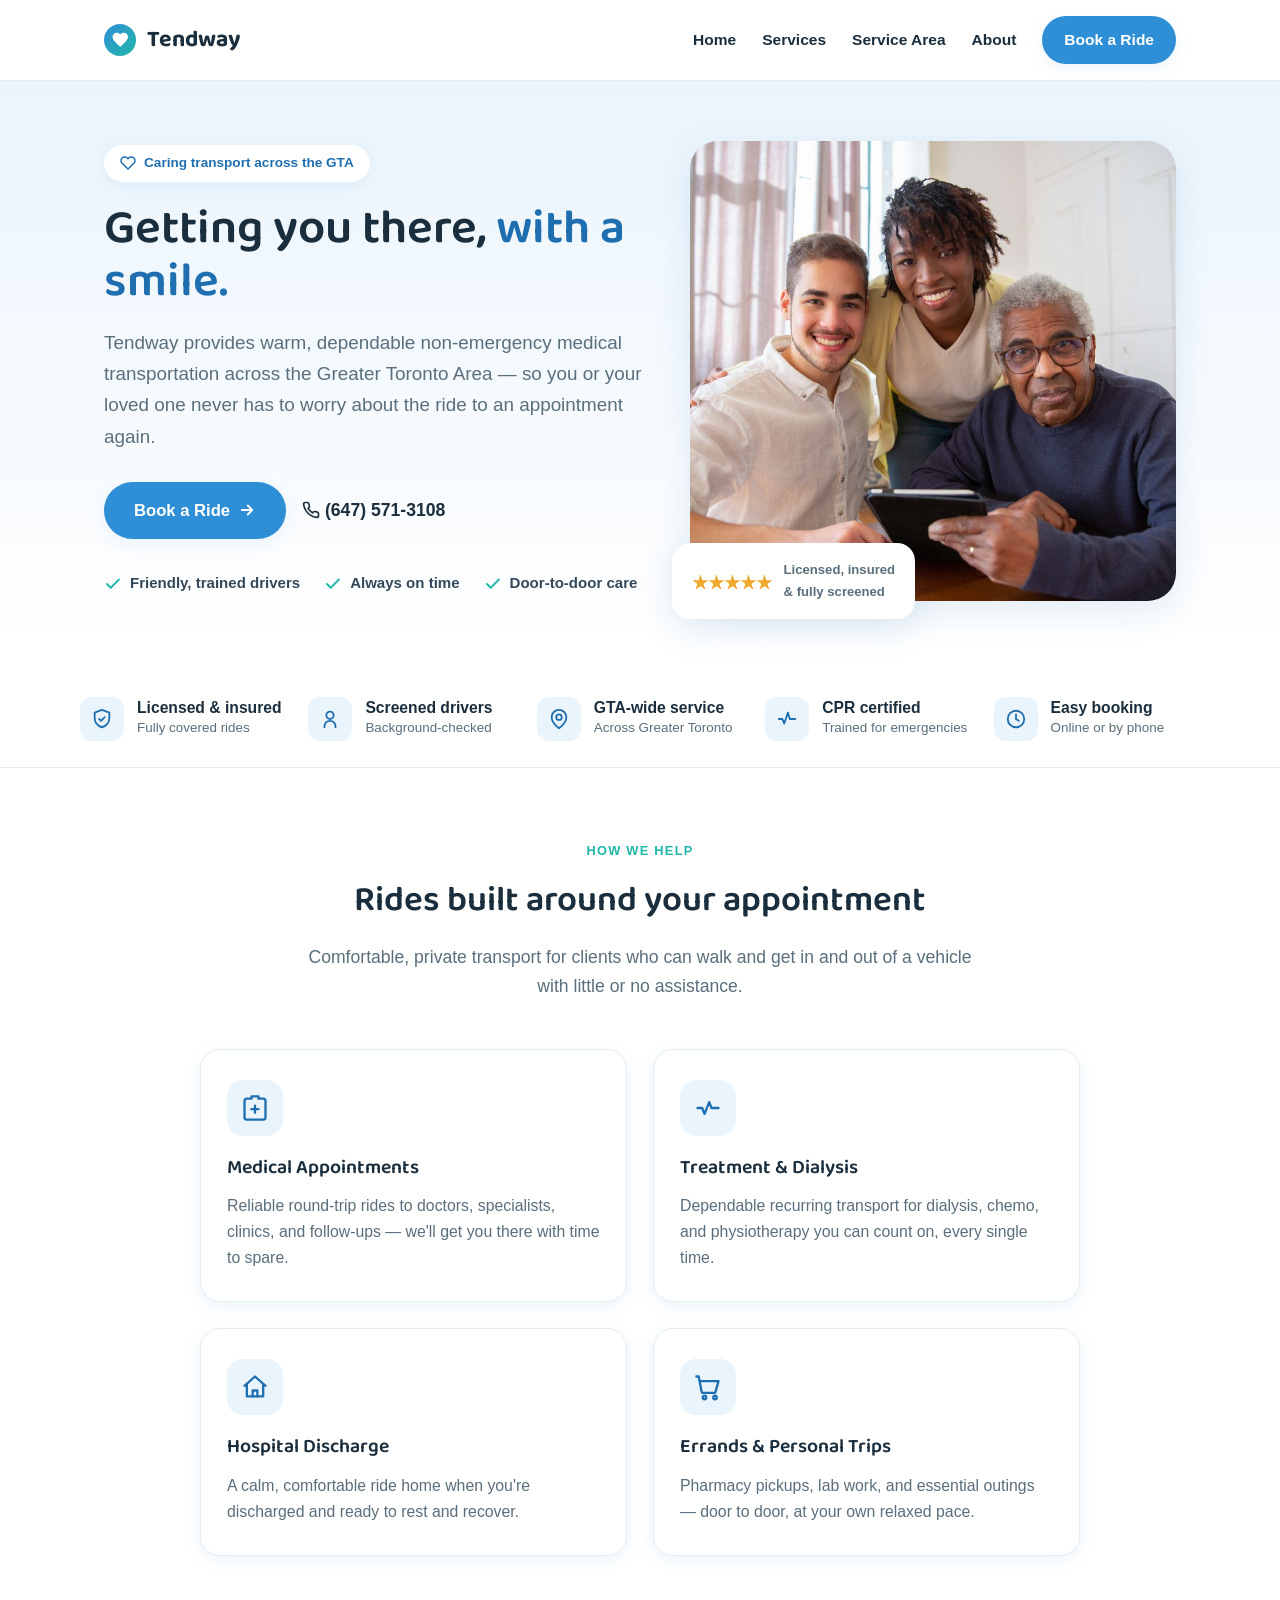
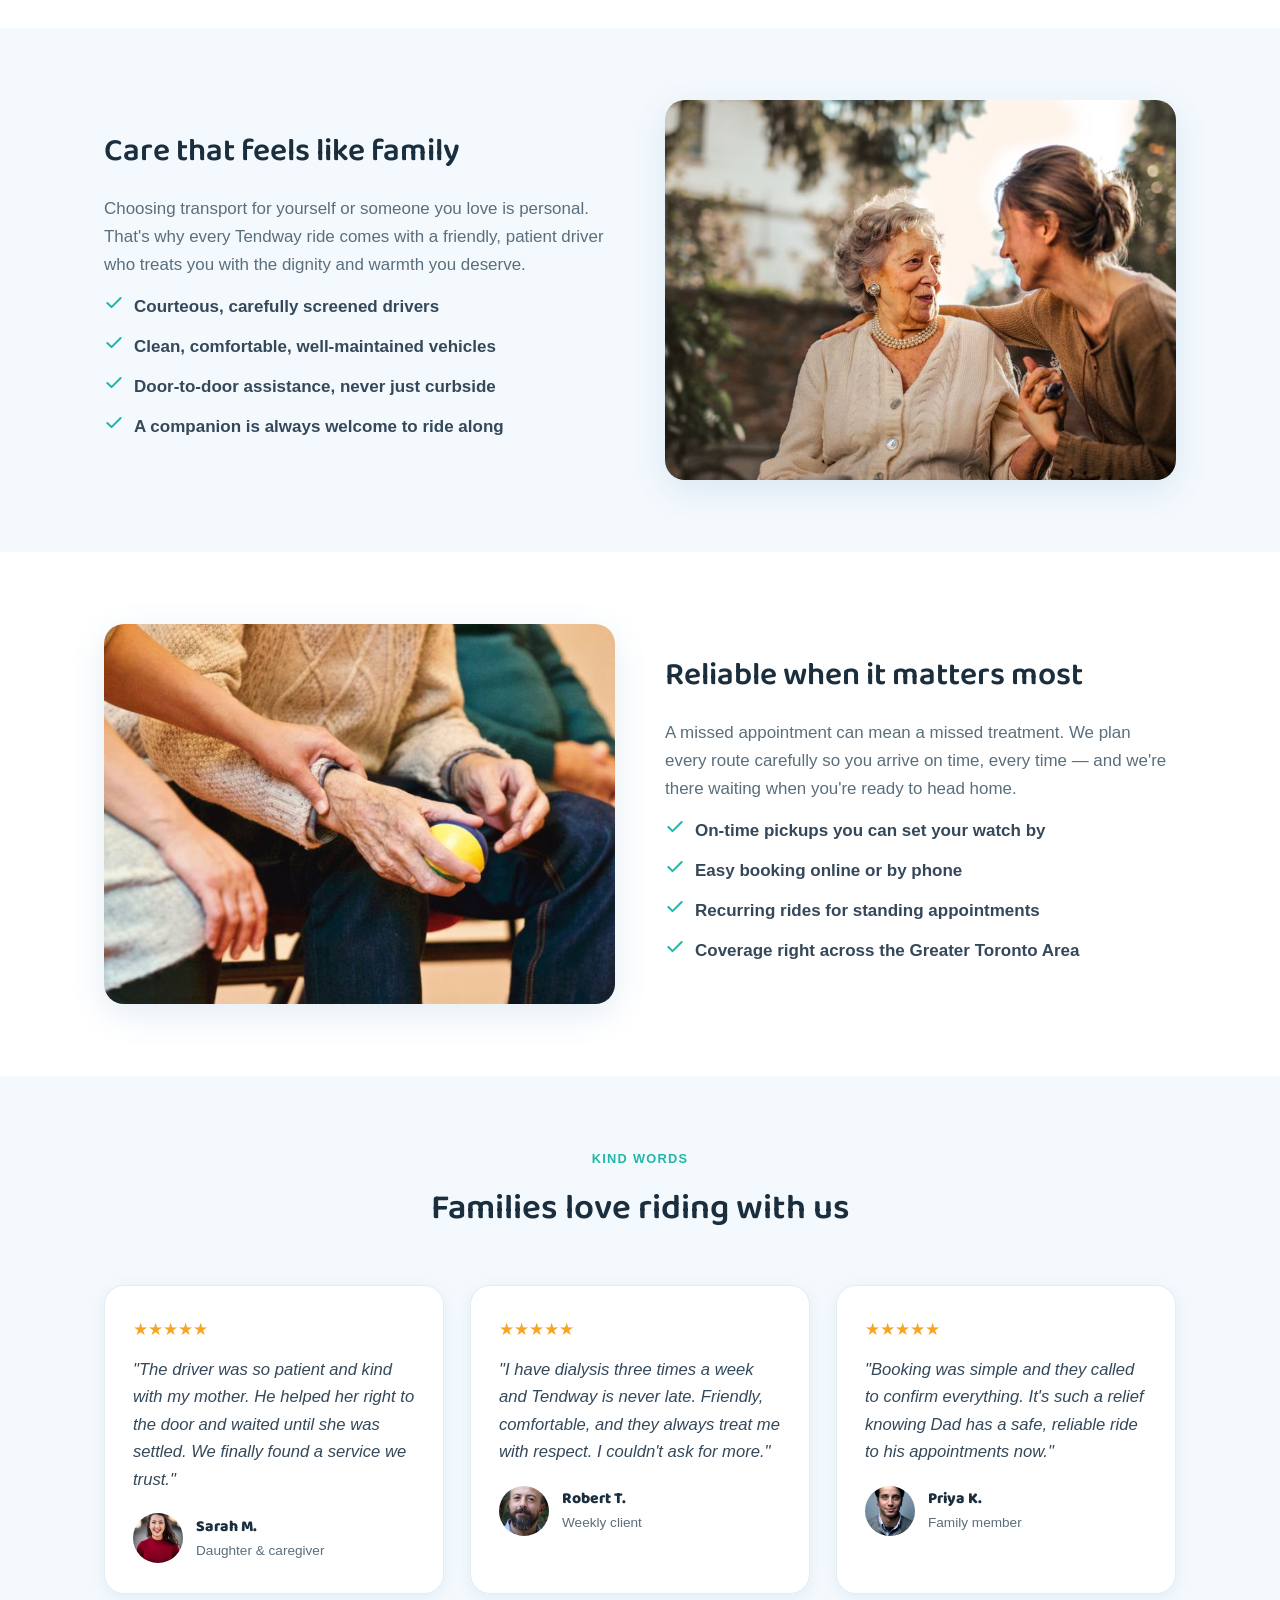
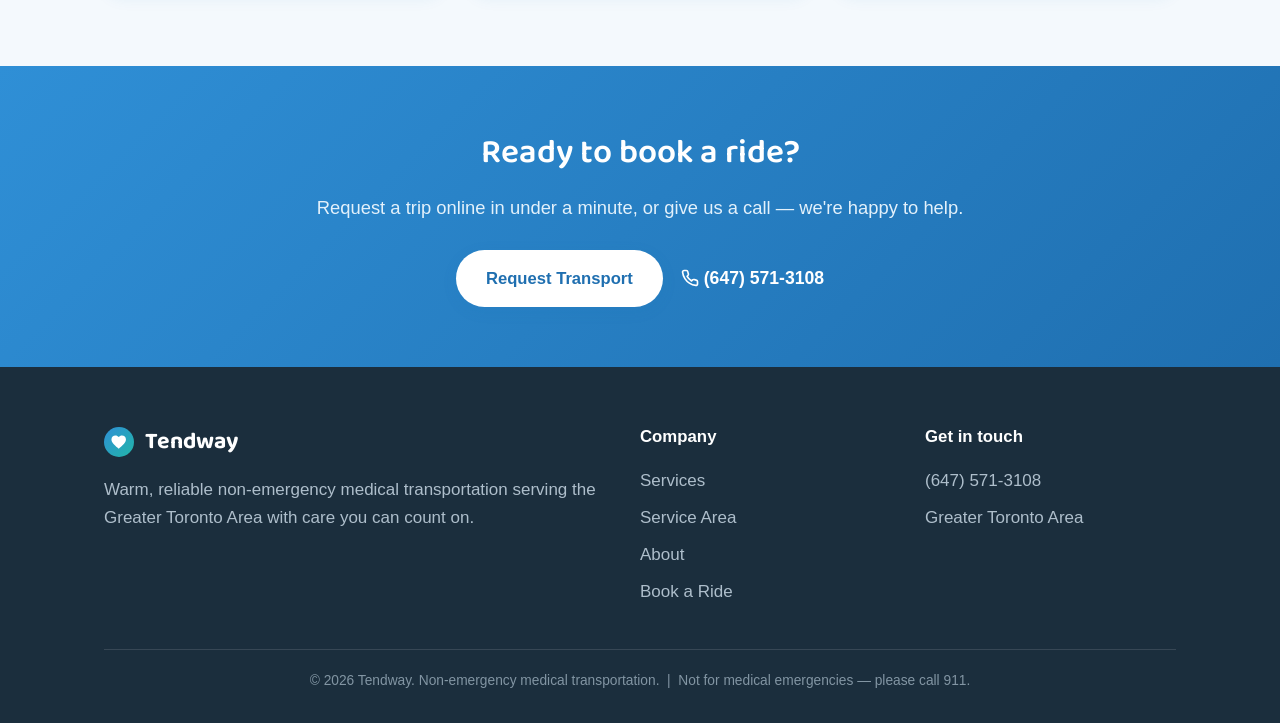
<file: index.html>
<!DOCTYPE html>
<html lang="en">
<head>
<meta charset="UTF-8">
<meta name="viewport" content="width=device-width, initial-scale=1.0">
<title>Tendway | Friendly Medical Transport Across the GTA</title>
<meta name="description" content="Tendway provides warm, reliable non-emergency medical transportation across the Greater Toronto Area. Friendly drivers, comfortable rides to every appointment.">
<link rel="preconnect" href="https://fonts.googleapis.com">
<link rel="preconnect" href="https://fonts.gstatic.com" crossorigin>
<link href="https://fonts.googleapis.com/css2?family=Baloo+2:wght@500;600;700;800&display=swap" rel="stylesheet">
<link rel="stylesheet" href="/styles.css">
</head>
<body>

<header class="site">
  <nav class="nav">
    <a href="/" class="brand"><span class="dot"><svg viewBox="0 -0.85 24 24" fill="currentColor" aria-hidden="true"><path d="M12 20.3l-1.45-1.32C5.4 14.24 2 11.16 2 7.4 2 4.32 4.42 2 7.5 2c1.74 0 3.41.81 4.5 2.09C13.09 2.81 14.76 2 16.5 2 19.58 2 22 4.32 22 7.4c0 3.76-3.4 6.84-8.55 11.59L12 20.3z"/></svg></span>Tendway</a>
    <button class="nav-toggle" aria-label="Menu" aria-expanded="false" onclick="this.classList.toggle('on');var n=document.getElementById('navlinks');n.classList.toggle('open');this.setAttribute('aria-expanded',n.classList.contains('open'));"><svg class="i-open" viewBox="0 0 24 24" fill="none" stroke="currentColor" stroke-width="2.2" stroke-linecap="round"><path d="M3 6h18M3 12h18M3 18h18"/></svg></button>
    <div class="navlinks" id="navlinks">
      <a href="/">Home</a>
      <a href="/services.html">Services</a>
      <a href="/service-area.html">Service Area</a>
      <a href="/about.html">About</a>
      <a href="/contact.html" class="nav-cta">Book a Ride</a>
    </div>
  </nav>
</header>

<section class="hero">
  <div class="container hero-grid">
    <div class="hero-text">
      <span class="pill"><svg viewBox="0 0 24 24" fill="none" stroke="currentColor" stroke-width="2.2" stroke-linecap="round" stroke-linejoin="round" style="width:16px;height:16px"><path d="M20.8 4.6a5.5 5.5 0 0 0-7.8 0L12 5.7l-1.1-1.1a5.5 5.5 0 1 0-7.8 7.8L12 21l8.9-8.6a5.5 5.5 0 0 0 0-7.8z"/></svg> Caring transport across the GTA</span>
      <h1>Getting you there, <span class="hl">with a smile.</span></h1>
      <p class="lead">Tendway provides warm, dependable non-emergency medical transportation across the Greater Toronto Area — so you or your loved one never has to worry about the ride to an appointment again.</p>
      <div class="actions">
        <a href="/contact.html" class="btn btn-primary">Book a Ride <svg viewBox="0 0 24 24" fill="none" stroke="currentColor" stroke-width="2.4" stroke-linecap="round" stroke-linejoin="round" style="width:18px;height:18px"><path d="M5 12h14M13 6l6 6-6 6"/></svg></a>
        <a href="tel:+16475713108" class="phone-inline"><svg viewBox="0 0 24 24" fill="none" stroke="currentColor" stroke-width="2.2" stroke-linecap="round" stroke-linejoin="round" style="width:18px;height:18px;vertical-align:-3px"><path d="M22 16.9v3a2 2 0 0 1-2.2 2 19.8 19.8 0 0 1-8.6-3.1 19.5 19.5 0 0 1-6-6 19.8 19.8 0 0 1-3.1-8.6A2 2 0 0 1 4.1 2h3a2 2 0 0 1 2 1.7c.1 1 .4 1.9.7 2.8a2 2 0 0 1-.5 2.1L8.1 9.9a16 16 0 0 0 6 6l1.3-1.3a2 2 0 0 1 2.1-.5c.9.3 1.8.6 2.8.7a2 2 0 0 1 1.7 2z"/></svg> (647) 571-3108</a>
      </div>
      <div class="trustbar">
        <div class="item"><span class="ic"><svg viewBox="0 0 24 24" fill="none" stroke="currentColor" stroke-width="2.4" stroke-linecap="round" stroke-linejoin="round"><path d="M20 6 9 17l-5-5"/></svg></span> Friendly, trained drivers</div>
        <div class="item"><span class="ic"><svg viewBox="0 0 24 24" fill="none" stroke="currentColor" stroke-width="2.4" stroke-linecap="round" stroke-linejoin="round"><path d="M20 6 9 17l-5-5"/></svg></span> Always on time</div>
        <div class="item"><span class="ic"><svg viewBox="0 0 24 24" fill="none" stroke="currentColor" stroke-width="2.4" stroke-linecap="round" stroke-linejoin="round"><path d="M20 6 9 17l-5-5"/></svg></span> Door-to-door care</div>
      </div>
    </div>
    <div class="hero-img-wrap">
      <img class="hero-img" src="/img/hero.jpg" alt="A friendly caregiver helping a smiling senior">
      <div class="hero-badge">
        <div class="big"><span class="stars">★★★★★</span></div>
        <div class="small">Licensed, insured<br>&amp; fully screened</div>
      </div>
    </div>
  </div>
</section>

<section class="trustband">
  <div class="container trustband-inner">
    <div class="tb">
      <div class="tb-ic"><svg viewBox="0 0 24 24" fill="none" stroke="currentColor" stroke-width="2" stroke-linecap="round" stroke-linejoin="round"><path d="M12 2 4 5v6c0 5 3.4 8.6 8 10 4.6-1.4 8-5 8-10V5l-8-3z"/><path d="m9 12 2 2 4-4"/></svg></div>
      <div><div class="tb-t">Licensed &amp; insured</div><div class="tb-s">Fully covered rides</div></div>
    </div>
    <div class="tb">
      <div class="tb-ic"><svg viewBox="0 0 24 24" fill="none" stroke="currentColor" stroke-width="2" stroke-linecap="round" stroke-linejoin="round"><circle cx="12" cy="8" r="4"/><path d="M6 21v-1a6 6 0 0 1 12 0v1"/></svg></div>
      <div><div class="tb-t">Screened drivers</div><div class="tb-s">Background-checked</div></div>
    </div>
    <div class="tb">
      <div class="tb-ic"><svg viewBox="0 0 24 24" fill="none" stroke="currentColor" stroke-width="2" stroke-linecap="round" stroke-linejoin="round"><path d="M20 10c0 6-8 12-8 12s-8-6-8-12a8 8 0 0 1 16 0z"/><circle cx="12" cy="10" r="3"/></svg></div>
      <div><div class="tb-t">GTA-wide service</div><div class="tb-s">Across Greater Toronto</div></div>
    </div>
    <div class="tb">
      <div class="tb-ic"><svg viewBox="0 0 24 24" fill="none" stroke="currentColor" stroke-width="2" stroke-linecap="round" stroke-linejoin="round"><path d="M3 12h4l2 5 4-12 2 7h6"/></svg></div>
      <div><div class="tb-t">CPR certified</div><div class="tb-s">Trained for emergencies</div></div>
    </div>
    <div class="tb">
      <div class="tb-ic"><svg viewBox="0 0 24 24" fill="none" stroke="currentColor" stroke-width="2" stroke-linecap="round" stroke-linejoin="round"><circle cx="12" cy="12" r="9"/><path d="M12 7v5l3 2"/></svg></div>
      <div><div class="tb-t">Easy booking</div><div class="tb-s">Online or by phone</div></div>
    </div>
  </div>
</section>

<section class="block">
  <div class="container">
    <div class="section-head">
      <div class="eyebrow">How we help</div>
      <h2>Rides built around your appointment</h2>
      <p>Comfortable, private transport for clients who can walk and get in and out of a vehicle with little or no assistance.</p>
    </div>
    <div class="cards">
      <div class="card">
        <div class="ic-circle"><svg viewBox="0 0 24 24" fill="none" stroke="currentColor" stroke-width="2" stroke-linecap="round" stroke-linejoin="round"><path d="M19 4h-4V2H9v2H5a2 2 0 0 0-2 2v14a2 2 0 0 0 2 2h14a2 2 0 0 0 2-2V6a2 2 0 0 0-2-2z"/><path d="M12 10v6M9 13h6"/></svg></div>
        <h3>Medical Appointments</h3>
        <p>Reliable round-trip rides to doctors, specialists, clinics, and follow-ups — we'll get you there with time to spare.</p>
      </div>
      <div class="card">
        <div class="ic-circle"><svg viewBox="0 0 24 24" fill="none" stroke="currentColor" stroke-width="2" stroke-linecap="round" stroke-linejoin="round"><path d="M3 12h4l2 5 4-10 2 5h6"/></svg></div>
        <h3>Treatment &amp; Dialysis</h3>
        <p>Dependable recurring transport for dialysis, chemo, and physiotherapy you can count on, every single time.</p>
      </div>
      <div class="card">
        <div class="ic-circle"><svg viewBox="0 0 24 24" fill="none" stroke="currentColor" stroke-width="2" stroke-linecap="round" stroke-linejoin="round"><path d="M3 11 12 3l9 8"/><path d="M5 10v10h14V10"/><path d="M10 20v-5h4v5"/></svg></div>
        <h3>Hospital Discharge</h3>
        <p>A calm, comfortable ride home when you're discharged and ready to rest and recover.</p>
      </div>
      <div class="card">
        <div class="ic-circle"><svg viewBox="0 0 24 24" fill="none" stroke="currentColor" stroke-width="2" stroke-linecap="round" stroke-linejoin="round"><circle cx="9" cy="21" r="1.5"/><circle cx="18" cy="21" r="1.5"/><path d="M2 3h2l2.6 13.2a1 1 0 0 0 1 .8h9.8a1 1 0 0 0 1-.8L21 7H5"/></svg></div>
        <h3>Errands &amp; Personal Trips</h3>
        <p>Pharmacy pickups, lab work, and essential outings — door to door, at your own relaxed pace.</p>
      </div>
    </div>
  </div>
</section>

<section class="block tint">
  <div class="container feature">
    <div class="feature-text">
      <h2>Care that feels like family</h2>
      <p>Choosing transport for yourself or someone you love is personal. That's why every Tendway ride comes with a friendly, patient driver who treats you with the dignity and warmth you deserve.</p>
      <ul class="checklist">
        <li><span class="ic"><svg viewBox="0 0 24 24" fill="none" stroke="currentColor" stroke-width="2.4" stroke-linecap="round" stroke-linejoin="round"><path d="M20 6 9 17l-5-5"/></svg></span> Courteous, carefully screened drivers</li>
        <li><span class="ic"><svg viewBox="0 0 24 24" fill="none" stroke="currentColor" stroke-width="2.4" stroke-linecap="round" stroke-linejoin="round"><path d="M20 6 9 17l-5-5"/></svg></span> Clean, comfortable, well-maintained vehicles</li>
        <li><span class="ic"><svg viewBox="0 0 24 24" fill="none" stroke="currentColor" stroke-width="2.4" stroke-linecap="round" stroke-linejoin="round"><path d="M20 6 9 17l-5-5"/></svg></span> Door-to-door assistance, never just curbside</li>
        <li><span class="ic"><svg viewBox="0 0 24 24" fill="none" stroke="currentColor" stroke-width="2.4" stroke-linecap="round" stroke-linejoin="round"><path d="M20 6 9 17l-5-5"/></svg></span> A companion is always welcome to ride along</li>
      </ul>
    </div>
    <img class="feature-img" src="/img/senior.jpg" alt="A caregiver and senior smiling together">
  </div>
</section>

<section class="block">
  <div class="container feature rev">
    <div class="feature-text">
      <h2>Reliable when it matters most</h2>
      <p>A missed appointment can mean a missed treatment. We plan every route carefully so you arrive on time, every time — and we're there waiting when you're ready to head home.</p>
      <ul class="checklist">
        <li><span class="ic"><svg viewBox="0 0 24 24" fill="none" stroke="currentColor" stroke-width="2.4" stroke-linecap="round" stroke-linejoin="round"><path d="M20 6 9 17l-5-5"/></svg></span> On-time pickups you can set your watch by</li>
        <li><span class="ic"><svg viewBox="0 0 24 24" fill="none" stroke="currentColor" stroke-width="2.4" stroke-linecap="round" stroke-linejoin="round"><path d="M20 6 9 17l-5-5"/></svg></span> Easy booking online or by phone</li>
        <li><span class="ic"><svg viewBox="0 0 24 24" fill="none" stroke="currentColor" stroke-width="2.4" stroke-linecap="round" stroke-linejoin="round"><path d="M20 6 9 17l-5-5"/></svg></span> Recurring rides for standing appointments</li>
        <li><span class="ic"><svg viewBox="0 0 24 24" fill="none" stroke="currentColor" stroke-width="2.4" stroke-linecap="round" stroke-linejoin="round"><path d="M20 6 9 17l-5-5"/></svg></span> Coverage right across the Greater Toronto Area</li>
      </ul>
    </div>
    <img class="feature-img" src="/img/care.jpg" alt="A caregiver gently assisting a senior">
  </div>
</section>

<section class="block tint">
  <div class="container">
    <div class="section-head">
      <div class="eyebrow">Kind words</div>
      <h2>Families love riding with us</h2>
    </div>
    <div class="tgrid">
      <div class="tcard">
        <div class="stars">★★★★★</div>
        <p class="quote">"The driver was so patient and kind with my mother. He helped her right to the door and waited until she was settled. We finally found a service we trust."</p>
        <div class="who"><img src="/img/t1.jpg" alt=""><div><div class="name">Sarah M.</div><div class="role">Daughter & caregiver</div></div></div>
      </div>
      <div class="tcard">
        <div class="stars">★★★★★</div>
        <p class="quote">"I have dialysis three times a week and Tendway is never late. Friendly, comfortable, and they always treat me with respect. I couldn't ask for more."</p>
        <div class="who"><img src="/img/t3.jpg" alt=""><div><div class="name">Robert T.</div><div class="role">Weekly client</div></div></div>
      </div>
      <div class="tcard">
        <div class="stars">★★★★★</div>
        <p class="quote">"Booking was simple and they called to confirm everything. It's such a relief knowing Dad has a safe, reliable ride to his appointments now."</p>
        <div class="who"><img src="/img/t2.jpg" alt=""><div><div class="name">Priya K.</div><div class="role">Family member</div></div></div>
      </div>
    </div>
  </div>
</section>

<section class="cta-strip">
  <div class="container">
    <h2>Ready to book a ride?</h2>
    <p>Request a trip online in under a minute, or give us a call — we're happy to help.</p>
    <div style="display:flex; gap:18px; justify-content:center; flex-wrap:wrap; align-items:center;">
      <a href="/contact.html" class="btn btn-primary">Request Transport</a>
      <a href="tel:+16475713108" class="phone-inline"><svg viewBox="0 0 24 24" fill="none" stroke="currentColor" stroke-width="2.2" stroke-linecap="round" stroke-linejoin="round" style="width:18px;height:18px;vertical-align:-3px"><path d="M22 16.9v3a2 2 0 0 1-2.2 2 19.8 19.8 0 0 1-8.6-3.1 19.5 19.5 0 0 1-6-6 19.8 19.8 0 0 1-3.1-8.6A2 2 0 0 1 4.1 2h3a2 2 0 0 1 2 1.7c.1 1 .4 1.9.7 2.8a2 2 0 0 1-.5 2.1L8.1 9.9a16 16 0 0 0 6 6l1.3-1.3a2 2 0 0 1 2.1-.5c.9.3 1.8.6 2.8.7a2 2 0 0 1 1.7 2z"/></svg> (647) 571-3108</a>
    </div>
  </div>
</section>

<footer class="site">
  <div class="container">
    <div class="foot-grid">
      <div>
        <div class="foot-brand"><span class="dot"><svg viewBox="0 -0.85 24 24" fill="currentColor" aria-hidden="true"><path d="M12 20.3l-1.45-1.32C5.4 14.24 2 11.16 2 7.4 2 4.32 4.42 2 7.5 2c1.74 0 3.41.81 4.5 2.09C13.09 2.81 14.76 2 16.5 2 19.58 2 22 4.32 22 7.4c0 3.76-3.4 6.84-8.55 11.59L12 20.3z"/></svg></span>Tendway</div>
        <p>Warm, reliable non-emergency medical transportation serving the Greater Toronto Area with care you can count on.</p>
      </div>
      <div>
        <h4>Company</h4>
        <a href="/services.html">Services</a>
        <a href="/service-area.html">Service Area</a>
        <a href="/about.html">About</a>
        <a href="/contact.html">Book a Ride</a>
      </div>
      <div>
        <h4>Get in touch</h4>
        <a href="tel:+16475713108">(647) 571-3108</a>
        <a href="/service-area.html">Greater Toronto Area</a>
      </div>
    </div>
    <div class="foot-bottom">© 2026 Tendway. Non-emergency medical transportation. &nbsp;|&nbsp; Not for medical emergencies — please call 911.</div>
  </div>
</footer>

</body>
</html>
</file>
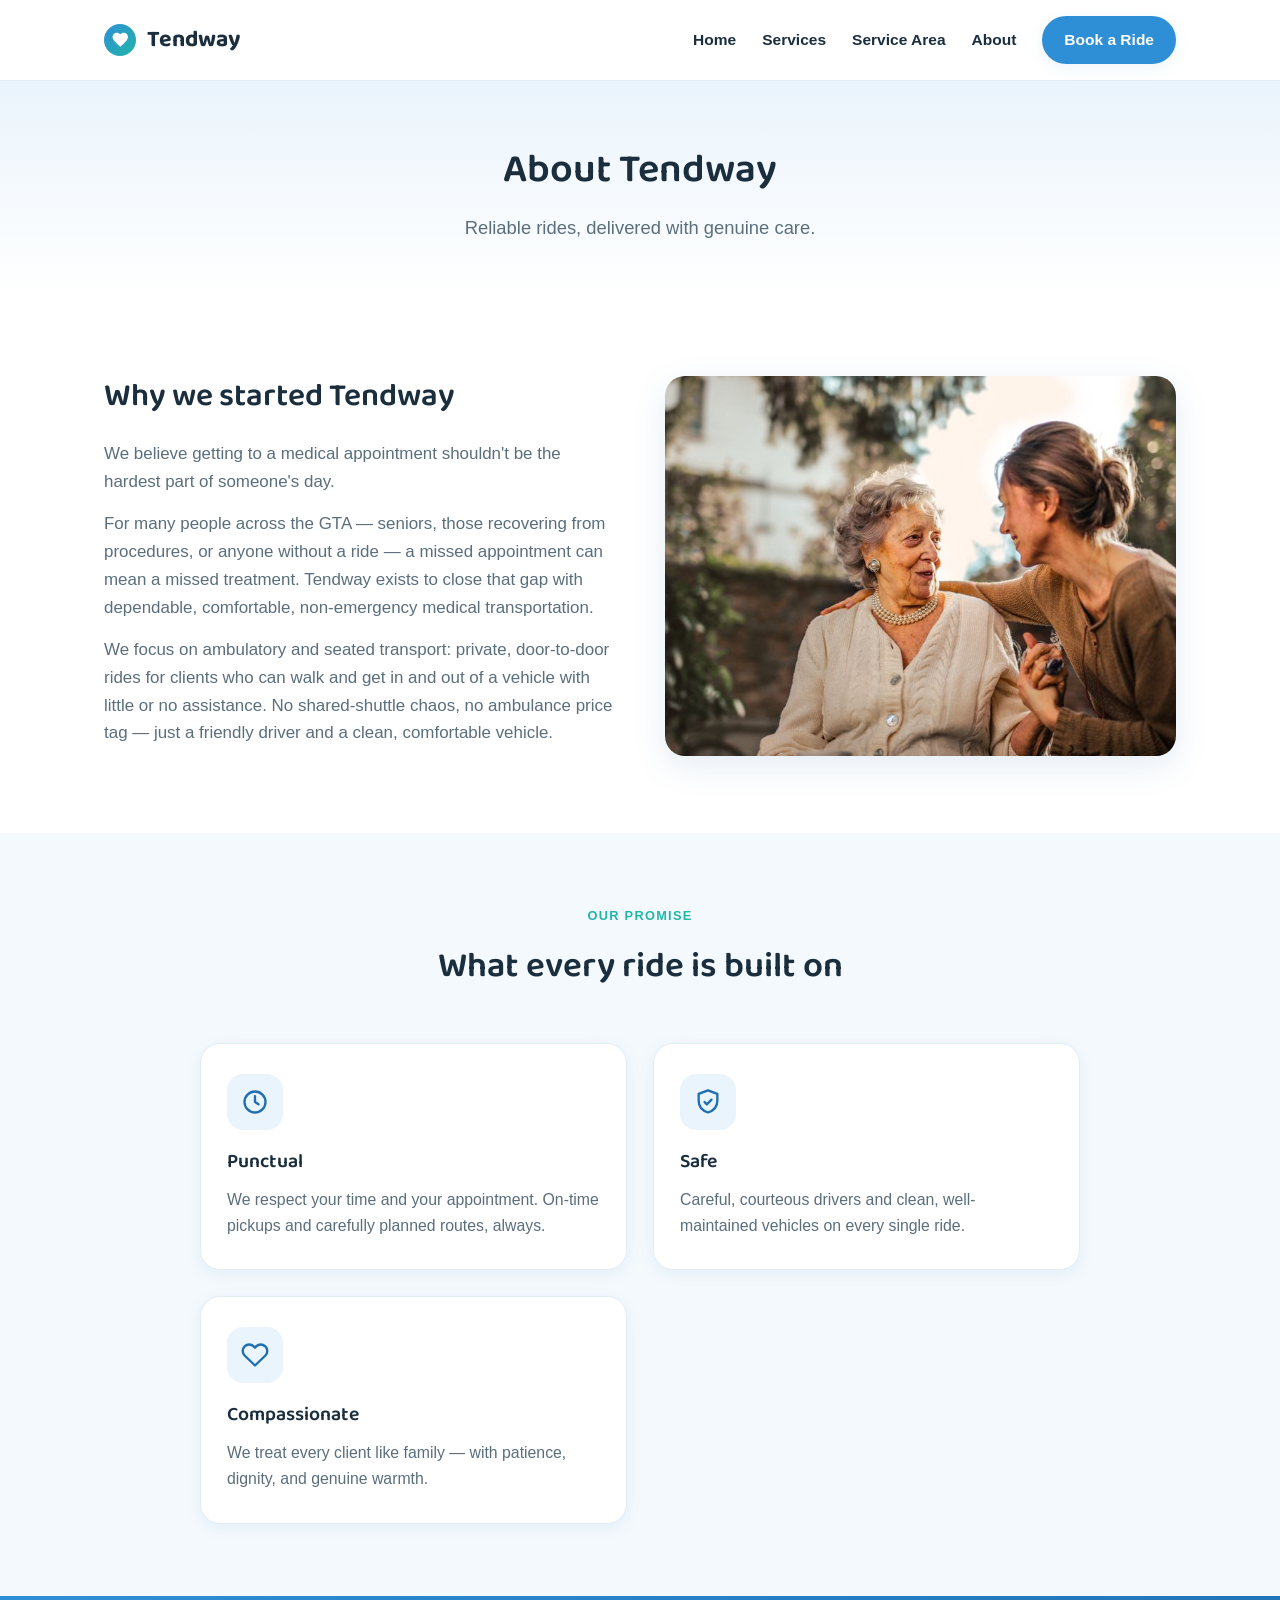
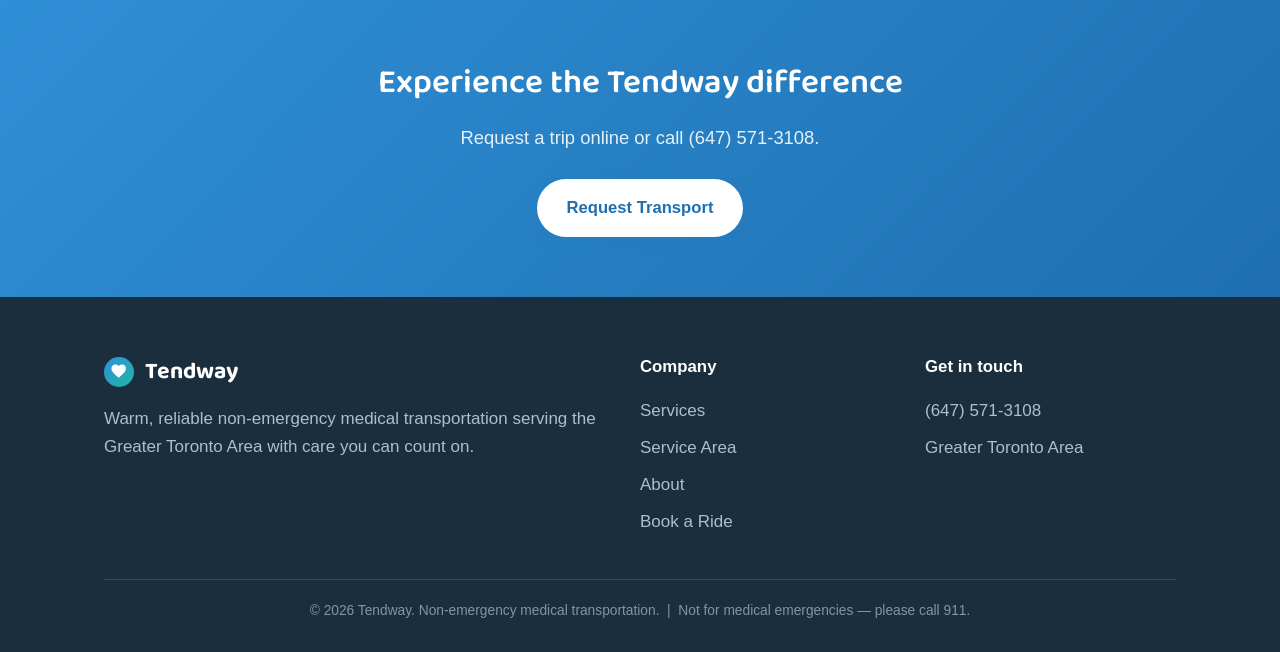
<file: about.html>
<!DOCTYPE html>
<html lang="en">
<head>
<meta charset="UTF-8">
<meta name="viewport" content="width=device-width, initial-scale=1.0">
<title>About | Tendway Medical Transport</title>
<meta name="description" content="Tendway is a GTA-based non-emergency medical transportation service built on punctuality, safety, and warm, compassionate care.">
<link rel="preconnect" href="https://fonts.googleapis.com">
<link rel="preconnect" href="https://fonts.gstatic.com" crossorigin>
<link href="https://fonts.googleapis.com/css2?family=Baloo+2:wght@500;600;700;800&display=swap" rel="stylesheet">
<link rel="stylesheet" href="/styles.css">
</head>
<body>

<header class="site">
  <nav class="nav">
    <a href="/" class="brand"><span class="dot"><svg viewBox="0 -0.85 24 24" fill="currentColor" aria-hidden="true"><path d="M12 20.3l-1.45-1.32C5.4 14.24 2 11.16 2 7.4 2 4.32 4.42 2 7.5 2c1.74 0 3.41.81 4.5 2.09C13.09 2.81 14.76 2 16.5 2 19.58 2 22 4.32 22 7.4c0 3.76-3.4 6.84-8.55 11.59L12 20.3z"/></svg></span>Tendway</a>
    <button class="nav-toggle" aria-label="Menu" aria-expanded="false" onclick="this.classList.toggle('on');var n=document.getElementById('navlinks');n.classList.toggle('open');this.setAttribute('aria-expanded',n.classList.contains('open'));"><svg class="i-open" viewBox="0 0 24 24" fill="none" stroke="currentColor" stroke-width="2.2" stroke-linecap="round"><path d="M3 6h18M3 12h18M3 18h18"/></svg></button>
    <div class="navlinks" id="navlinks">
      <a href="/">Home</a>
      <a href="/services.html">Services</a>
      <a href="/service-area.html">Service Area</a>
      <a href="/about.html">About</a>
      <a href="/contact.html" class="nav-cta">Book a Ride</a>
    </div>
  </nav>
</header>

<section class="page-hero">
  <div class="container">
    <h1>About Tendway</h1>
    <p>Reliable rides, delivered with genuine care.</p>
  </div>
</section>

<section class="block">
  <div class="container feature">
    <div class="feature-text">
      <h2>Why we started Tendway</h2>
      <p>We believe getting to a medical appointment shouldn't be the hardest part of someone's day.</p>
      <p>For many people across the GTA — seniors, those recovering from procedures, or anyone without a ride — a missed appointment can mean a missed treatment. Tendway exists to close that gap with dependable, comfortable, non-emergency medical transportation.</p>
      <p>We focus on ambulatory and seated transport: private, door-to-door rides for clients who can walk and get in and out of a vehicle with little or no assistance. No shared-shuttle chaos, no ambulance price tag — just a friendly driver and a clean, comfortable vehicle.</p>
    </div>
    <img class="feature-img" src="/img/senior.jpg" alt="A caregiver and senior smiling together">
  </div>
</section>

<section class="block tint">
  <div class="container">
    <div class="section-head"><div class="eyebrow">Our promise</div><h2>What every ride is built on</h2></div>
    <div class="cards">
      <div class="card"><div class="ic-circle"><svg viewBox="0 0 24 24" fill="none" stroke="currentColor" stroke-width="2" stroke-linecap="round" stroke-linejoin="round"><circle cx="12" cy="12" r="9"/><path d="M12 7v5l3 2"/></svg></div><h3>Punctual</h3><p>We respect your time and your appointment. On-time pickups and carefully planned routes, always.</p></div>
      <div class="card"><div class="ic-circle"><svg viewBox="0 0 24 24" fill="none" stroke="currentColor" stroke-width="2" stroke-linecap="round" stroke-linejoin="round"><path d="M12 2 4 5v6c0 5 3.4 8.6 8 10 4.6-1.4 8-5 8-10V5l-8-3z"/><path d="m9 12 2 2 4-4"/></svg></div><h3>Safe</h3><p>Careful, courteous drivers and clean, well-maintained vehicles on every single ride.</p></div>
      <div class="card"><div class="ic-circle"><svg viewBox="0 0 24 24" fill="none" stroke="currentColor" stroke-width="2" stroke-linecap="round" stroke-linejoin="round"><path d="M20.8 4.6a5.5 5.5 0 0 0-7.8 0L12 5.7l-1.1-1.1a5.5 5.5 0 1 0-7.8 7.8L12 21l8.9-8.6a5.5 5.5 0 0 0 0-7.8z"/></svg></div><h3>Compassionate</h3><p>We treat every client like family — with patience, dignity, and genuine warmth.</p></div>
    </div>
  </div>
</section>

<section class="cta-strip">
  <div class="container">
    <h2>Experience the Tendway difference</h2>
    <p>Request a trip online or call (647) 571-3108.</p>
    <a href="/contact.html" class="btn btn-primary">Request Transport</a>
  </div>
</section>

<footer class="site">
  <div class="container">
    <div class="foot-grid">
      <div>
        <div class="foot-brand"><span class="dot"><svg viewBox="0 -0.85 24 24" fill="currentColor" aria-hidden="true"><path d="M12 20.3l-1.45-1.32C5.4 14.24 2 11.16 2 7.4 2 4.32 4.42 2 7.5 2c1.74 0 3.41.81 4.5 2.09C13.09 2.81 14.76 2 16.5 2 19.58 2 22 4.32 22 7.4c0 3.76-3.4 6.84-8.55 11.59L12 20.3z"/></svg></span>Tendway</div>
        <p>Warm, reliable non-emergency medical transportation serving the Greater Toronto Area with care you can count on.</p>
      </div>
      <div><h4>Company</h4><a href="/services.html">Services</a><a href="/service-area.html">Service Area</a><a href="/about.html">About</a><a href="/contact.html">Book a Ride</a></div>
      <div><h4>Get in touch</h4><a href="tel:+16475713108">(647) 571-3108</a><a href="/service-area.html">Greater Toronto Area</a></div>
    </div>
    <div class="foot-bottom">© 2026 Tendway. Non-emergency medical transportation. &nbsp;|&nbsp; Not for medical emergencies — please call 911.</div>
  </div>
</footer>

</body>
</html>
</file>
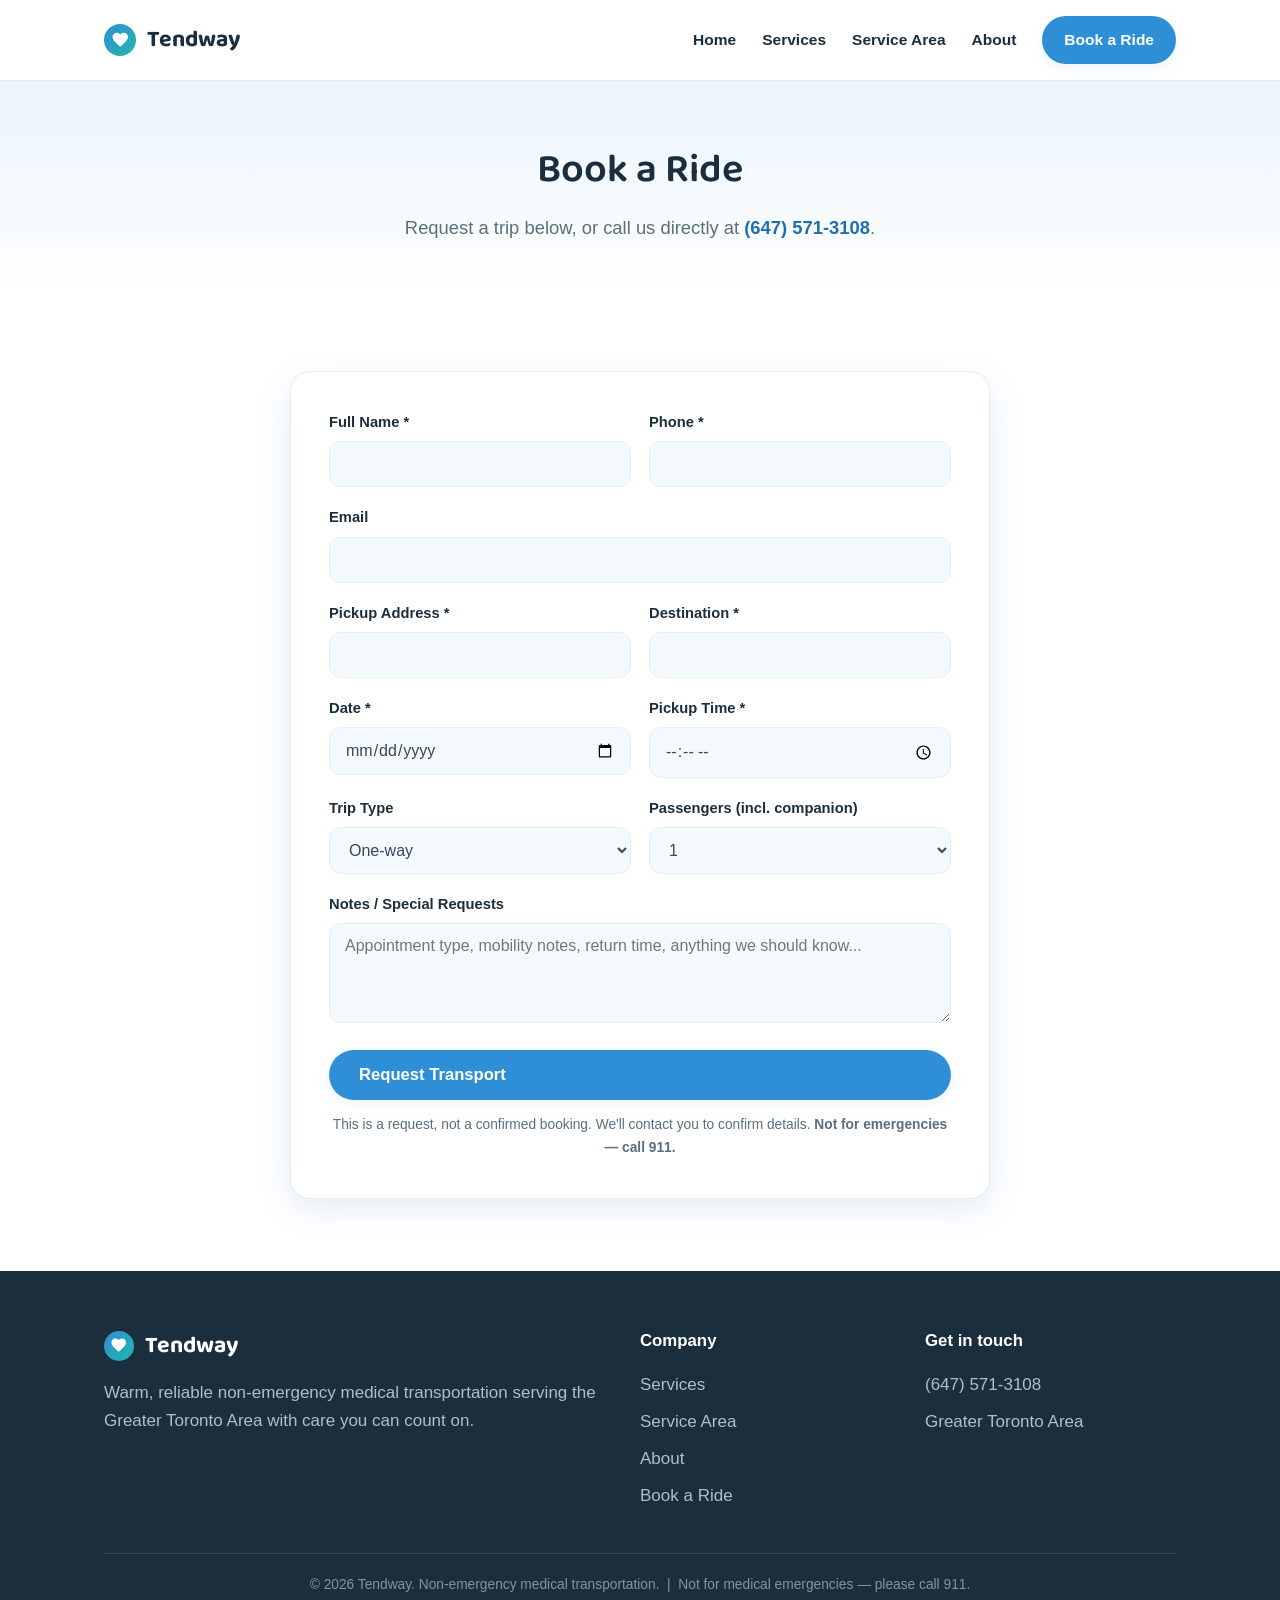
<file: contact.html>
<!DOCTYPE html>
<html lang="en">
<head>
<meta charset="UTF-8">
<meta name="viewport" content="width=device-width, initial-scale=1.0">
<title>Book a Ride | Tendway Medical Transport</title>
<meta name="description" content="Request non-emergency medical transport with Tendway. Book a ride online across the GTA or call (647) 571-3108.">
<link rel="preconnect" href="https://fonts.googleapis.com">
<link rel="preconnect" href="https://fonts.gstatic.com" crossorigin>
<link href="https://fonts.googleapis.com/css2?family=Baloo+2:wght@500;600;700;800&display=swap" rel="stylesheet">
<link rel="stylesheet" href="/styles.css">
</head>
<body>

<header class="site">
  <nav class="nav">
    <a href="/" class="brand"><span class="dot"><svg viewBox="0 -0.85 24 24" fill="currentColor" aria-hidden="true"><path d="M12 20.3l-1.45-1.32C5.4 14.24 2 11.16 2 7.4 2 4.32 4.42 2 7.5 2c1.74 0 3.41.81 4.5 2.09C13.09 2.81 14.76 2 16.5 2 19.58 2 22 4.32 22 7.4c0 3.76-3.4 6.84-8.55 11.59L12 20.3z"/></svg></span>Tendway</a>
    <button class="nav-toggle" aria-label="Menu" aria-expanded="false" onclick="this.classList.toggle('on');var n=document.getElementById('navlinks');n.classList.toggle('open');this.setAttribute('aria-expanded',n.classList.contains('open'));"><svg class="i-open" viewBox="0 0 24 24" fill="none" stroke="currentColor" stroke-width="2.2" stroke-linecap="round"><path d="M3 6h18M3 12h18M3 18h18"/></svg></button>
    <div class="navlinks" id="navlinks">
      <a href="/">Home</a>
      <a href="/services.html">Services</a>
      <a href="/service-area.html">Service Area</a>
      <a href="/about.html">About</a>
      <a href="/contact.html" class="nav-cta">Book a Ride</a>
    </div>
  </nav>
</header>

<section class="page-hero">
  <div class="container">
    <h1>Book a Ride</h1>
    <p>Request a trip below, or call us directly at <a href="tel:+16475713108" style="color:var(--sky-deep); font-weight:700;">(647) 571-3108</a>.</p>
  </div>
</section>

<section class="block">
  <div class="container">
    <div class="form-wrap">
      <div id="formMsg" class="form-msg"></div>
      <form id="bookingForm">
        <div class="form-row">
          <div class="field">
            <label for="name">Full Name *</label>
            <input type="text" id="name" name="name" required>
          </div>
          <div class="field">
            <label for="phone">Phone *</label>
            <input type="tel" id="phone" name="phone" required>
          </div>
        </div>
        <div class="field">
          <label for="email">Email</label>
          <input type="email" id="email" name="email">
        </div>
        <div class="form-row">
          <div class="field">
            <label for="pickup">Pickup Address *</label>
            <input type="text" id="pickup" name="pickup" required>
          </div>
          <div class="field">
            <label for="destination">Destination *</label>
            <input type="text" id="destination" name="destination" required>
          </div>
        </div>
        <div class="form-row">
          <div class="field">
            <label for="date">Date *</label>
            <input type="date" id="date" name="date" required>
          </div>
          <div class="field">
            <label for="time">Pickup Time *</label>
            <input type="time" id="time" name="time" required>
          </div>
        </div>
        <div class="form-row">
          <div class="field">
            <label for="triptype">Trip Type</label>
            <select id="triptype" name="triptype">
              <option>One-way</option>
              <option>Round-trip</option>
              <option>Recurring / standing appointment</option>
            </select>
          </div>
          <div class="field">
            <label for="passengers">Passengers (incl. companion)</label>
            <select id="passengers" name="passengers">
              <option>1</option>
              <option>2</option>
              <option>3</option>
            </select>
          </div>
        </div>
        <div class="field">
          <label for="notes">Notes / Special Requests</label>
          <textarea id="notes" name="notes" placeholder="Appointment type, mobility notes, return time, anything we should know..."></textarea>
        </div>
        <button type="submit" class="btn btn-primary" id="submitBtn" style="width:100%;">Request Transport</button>
        <p class="form-note" style="text-align:center; margin-top:14px;">This is a request, not a confirmed booking. We'll contact you to confirm details. <strong>Not for emergencies — call 911.</strong></p>
      </form>
    </div>
  </div>
</section>

<footer class="site">
  <div class="container">
    <div class="foot-grid">
      <div>
        <div class="foot-brand"><span class="dot"><svg viewBox="0 -0.85 24 24" fill="currentColor" aria-hidden="true"><path d="M12 20.3l-1.45-1.32C5.4 14.24 2 11.16 2 7.4 2 4.32 4.42 2 7.5 2c1.74 0 3.41.81 4.5 2.09C13.09 2.81 14.76 2 16.5 2 19.58 2 22 4.32 22 7.4c0 3.76-3.4 6.84-8.55 11.59L12 20.3z"/></svg></span>Tendway</div>
        <p>Warm, reliable non-emergency medical transportation serving the Greater Toronto Area with care you can count on.</p>
      </div>
      <div><h4>Company</h4><a href="/services.html">Services</a><a href="/service-area.html">Service Area</a><a href="/about.html">About</a><a href="/contact.html">Book a Ride</a></div>
      <div><h4>Get in touch</h4><a href="tel:+16475713108">(647) 571-3108</a><a href="/service-area.html">Greater Toronto Area</a></div>
    </div>
    <div class="foot-bottom">© 2026 Tendway. Non-emergency medical transportation. &nbsp;|&nbsp; Not for medical emergencies — please call 911.</div>
  </div>
</footer>

<script>
const form = document.getElementById('bookingForm');
const msg = document.getElementById('formMsg');
const btn = document.getElementById('submitBtn');
form.addEventListener('submit', async (e) => {
  e.preventDefault();
  btn.disabled = true; btn.textContent = 'Sending...';
  msg.className = 'form-msg';
  const data = Object.fromEntries(new FormData(form).entries());
  try {
    const res = await fetch('/api/book', {
      method: 'POST',
      headers: { 'Content-Type': 'application/json' },
      body: JSON.stringify(data)
    });
    if (res.ok) {
      msg.className = 'form-msg ok';
      msg.textContent = '✓ Request received! We\'ll contact you shortly to confirm your trip.';
      form.reset();
    } else {
      throw new Error('Server error');
    }
  } catch (err) {
    msg.className = 'form-msg err';
    msg.innerHTML = 'Something went wrong sending your request. Please call us at <a href="tel:+16475713108">(647) 571-3108</a>.';
  }
  btn.disabled = false; btn.textContent = 'Request Transport';
  msg.scrollIntoView({ behavior: 'smooth', block: 'center' });
});
</script>

</body>
</html>
</file>
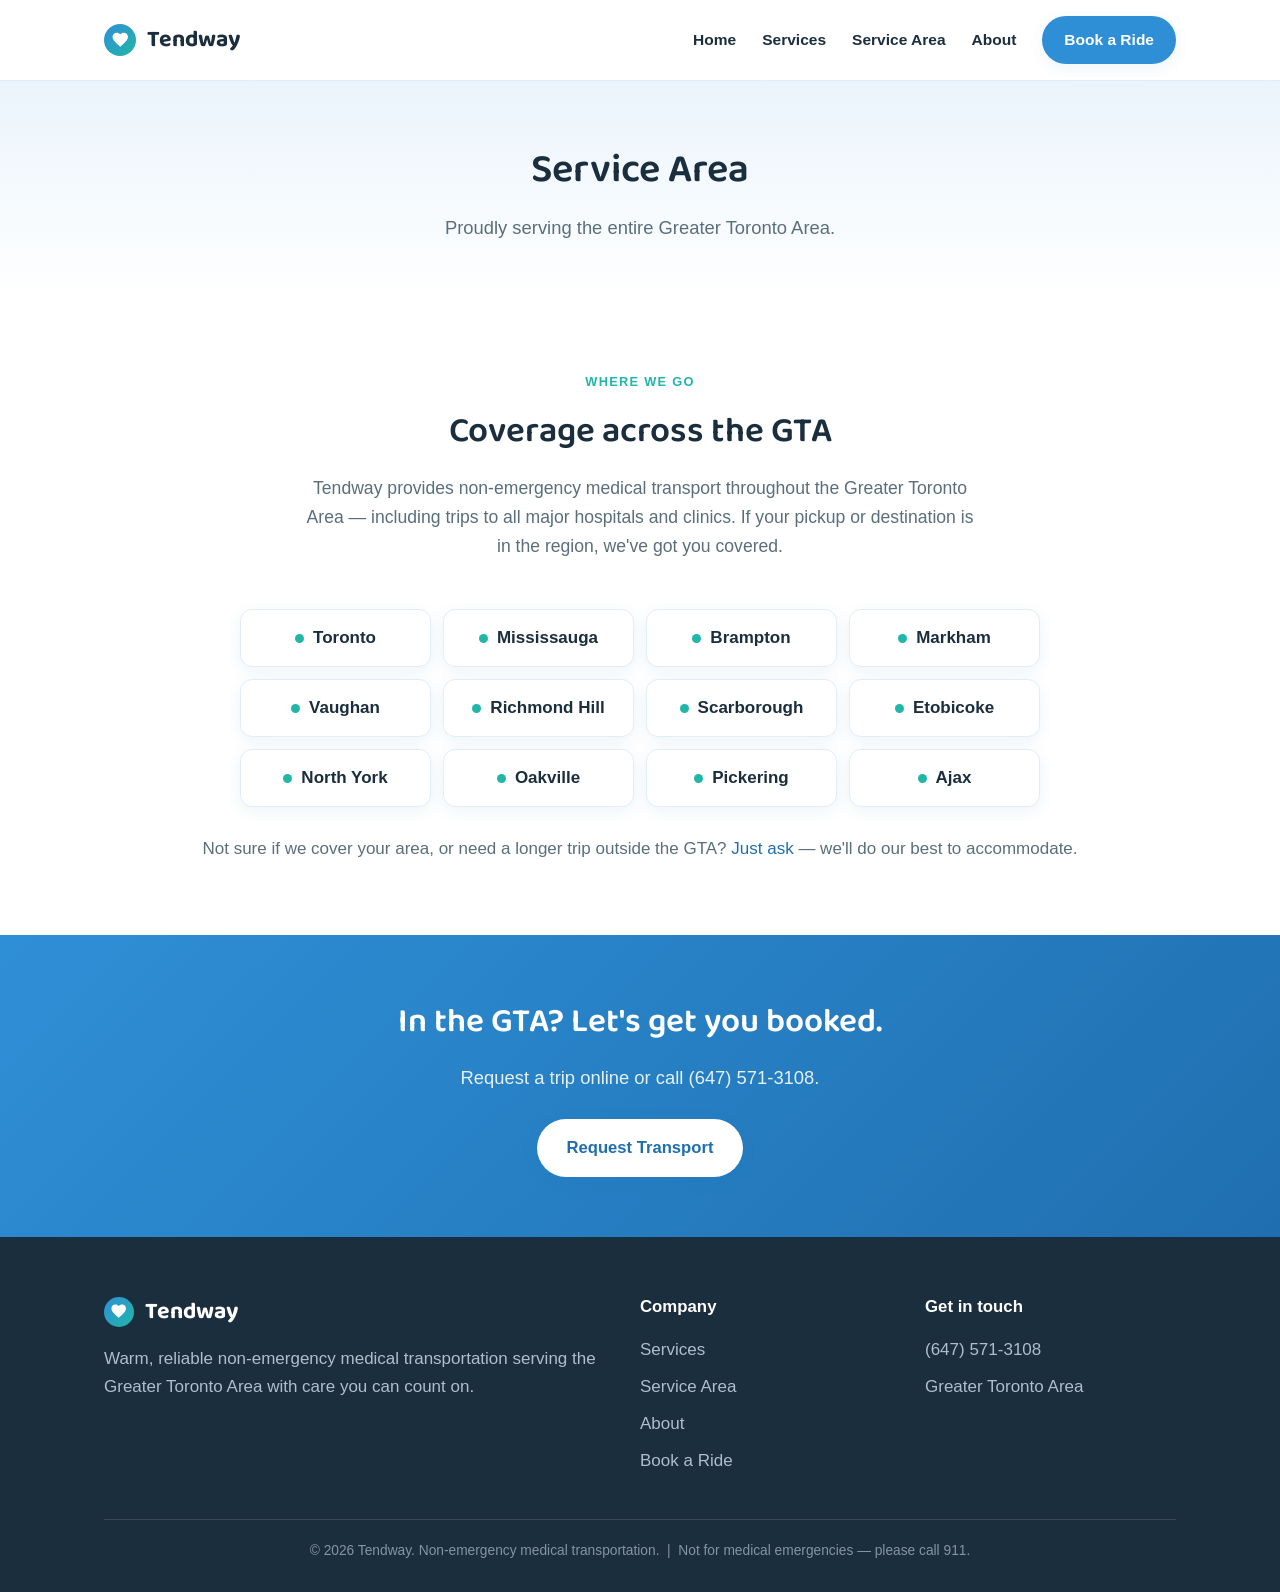
<file: service-area.html>
<!DOCTYPE html>
<html lang="en">
<head>
<meta charset="UTF-8">
<meta name="viewport" content="width=device-width, initial-scale=1.0">
<title>Service Area | Tendway Medical Transport — GTA</title>
<meta name="description" content="Tendway provides non-emergency medical transportation across the Greater Toronto Area: Toronto, Mississauga, Brampton, Markham, Vaughan, Richmond Hill, Scarborough, Etobicoke, and more.">
<link rel="preconnect" href="https://fonts.googleapis.com">
<link rel="preconnect" href="https://fonts.gstatic.com" crossorigin>
<link href="https://fonts.googleapis.com/css2?family=Baloo+2:wght@500;600;700;800&display=swap" rel="stylesheet">
<link rel="stylesheet" href="/styles.css">
</head>
<body>

<header class="site">
  <nav class="nav">
    <a href="/" class="brand"><span class="dot"><svg viewBox="0 -0.85 24 24" fill="currentColor" aria-hidden="true"><path d="M12 20.3l-1.45-1.32C5.4 14.24 2 11.16 2 7.4 2 4.32 4.42 2 7.5 2c1.74 0 3.41.81 4.5 2.09C13.09 2.81 14.76 2 16.5 2 19.58 2 22 4.32 22 7.4c0 3.76-3.4 6.84-8.55 11.59L12 20.3z"/></svg></span>Tendway</a>
    <button class="nav-toggle" aria-label="Menu" aria-expanded="false" onclick="this.classList.toggle('on');var n=document.getElementById('navlinks');n.classList.toggle('open');this.setAttribute('aria-expanded',n.classList.contains('open'));"><svg class="i-open" viewBox="0 0 24 24" fill="none" stroke="currentColor" stroke-width="2.2" stroke-linecap="round"><path d="M3 6h18M3 12h18M3 18h18"/></svg></button>
    <div class="navlinks" id="navlinks">
      <a href="/">Home</a>
      <a href="/services.html">Services</a>
      <a href="/service-area.html">Service Area</a>
      <a href="/about.html">About</a>
      <a href="/contact.html" class="nav-cta">Book a Ride</a>
    </div>
  </nav>
</header>

<section class="page-hero">
  <div class="container">
    <h1>Service Area</h1>
    <p>Proudly serving the entire Greater Toronto Area.</p>
  </div>
</section>

<section class="block">
  <div class="container">
    <div class="section-head">
      <div class="eyebrow">Where we go</div>
      <h2>Coverage across the GTA</h2>
      <p>Tendway provides non-emergency medical transport throughout the Greater Toronto Area — including trips to all major hospitals and clinics. If your pickup or destination is in the region, we've got you covered.</p>
    </div>
    <div class="area-grid">
      <div>Toronto</div><div>Mississauga</div><div>Brampton</div><div>Markham</div>
      <div>Vaughan</div><div>Richmond Hill</div><div>Scarborough</div><div>Etobicoke</div>
      <div>North York</div><div>Oakville</div><div>Pickering</div><div>Ajax</div>
    </div>
    <p style="text-align:center; color:var(--muted); margin-top:28px;">Not sure if we cover your area, or need a longer trip outside the GTA? <a href="/contact.html">Just ask</a> — we'll do our best to accommodate.</p>
  </div>
</section>

<section class="cta-strip">
  <div class="container">
    <h2>In the GTA? Let's get you booked.</h2>
    <p>Request a trip online or call (647) 571-3108.</p>
    <a href="/contact.html" class="btn btn-primary">Request Transport</a>
  </div>
</section>

<footer class="site">
  <div class="container">
    <div class="foot-grid">
      <div>
        <div class="foot-brand"><span class="dot"><svg viewBox="0 -0.85 24 24" fill="currentColor" aria-hidden="true"><path d="M12 20.3l-1.45-1.32C5.4 14.24 2 11.16 2 7.4 2 4.32 4.42 2 7.5 2c1.74 0 3.41.81 4.5 2.09C13.09 2.81 14.76 2 16.5 2 19.58 2 22 4.32 22 7.4c0 3.76-3.4 6.84-8.55 11.59L12 20.3z"/></svg></span>Tendway</div>
        <p>Warm, reliable non-emergency medical transportation serving the Greater Toronto Area with care you can count on.</p>
      </div>
      <div><h4>Company</h4><a href="/services.html">Services</a><a href="/service-area.html">Service Area</a><a href="/about.html">About</a><a href="/contact.html">Book a Ride</a></div>
      <div><h4>Get in touch</h4><a href="tel:+16475713108">(647) 571-3108</a><a href="/service-area.html">Greater Toronto Area</a></div>
    </div>
    <div class="foot-bottom">© 2026 Tendway. Non-emergency medical transportation. &nbsp;|&nbsp; Not for medical emergencies — please call 911.</div>
  </div>
</footer>

</body>
</html>
</file>
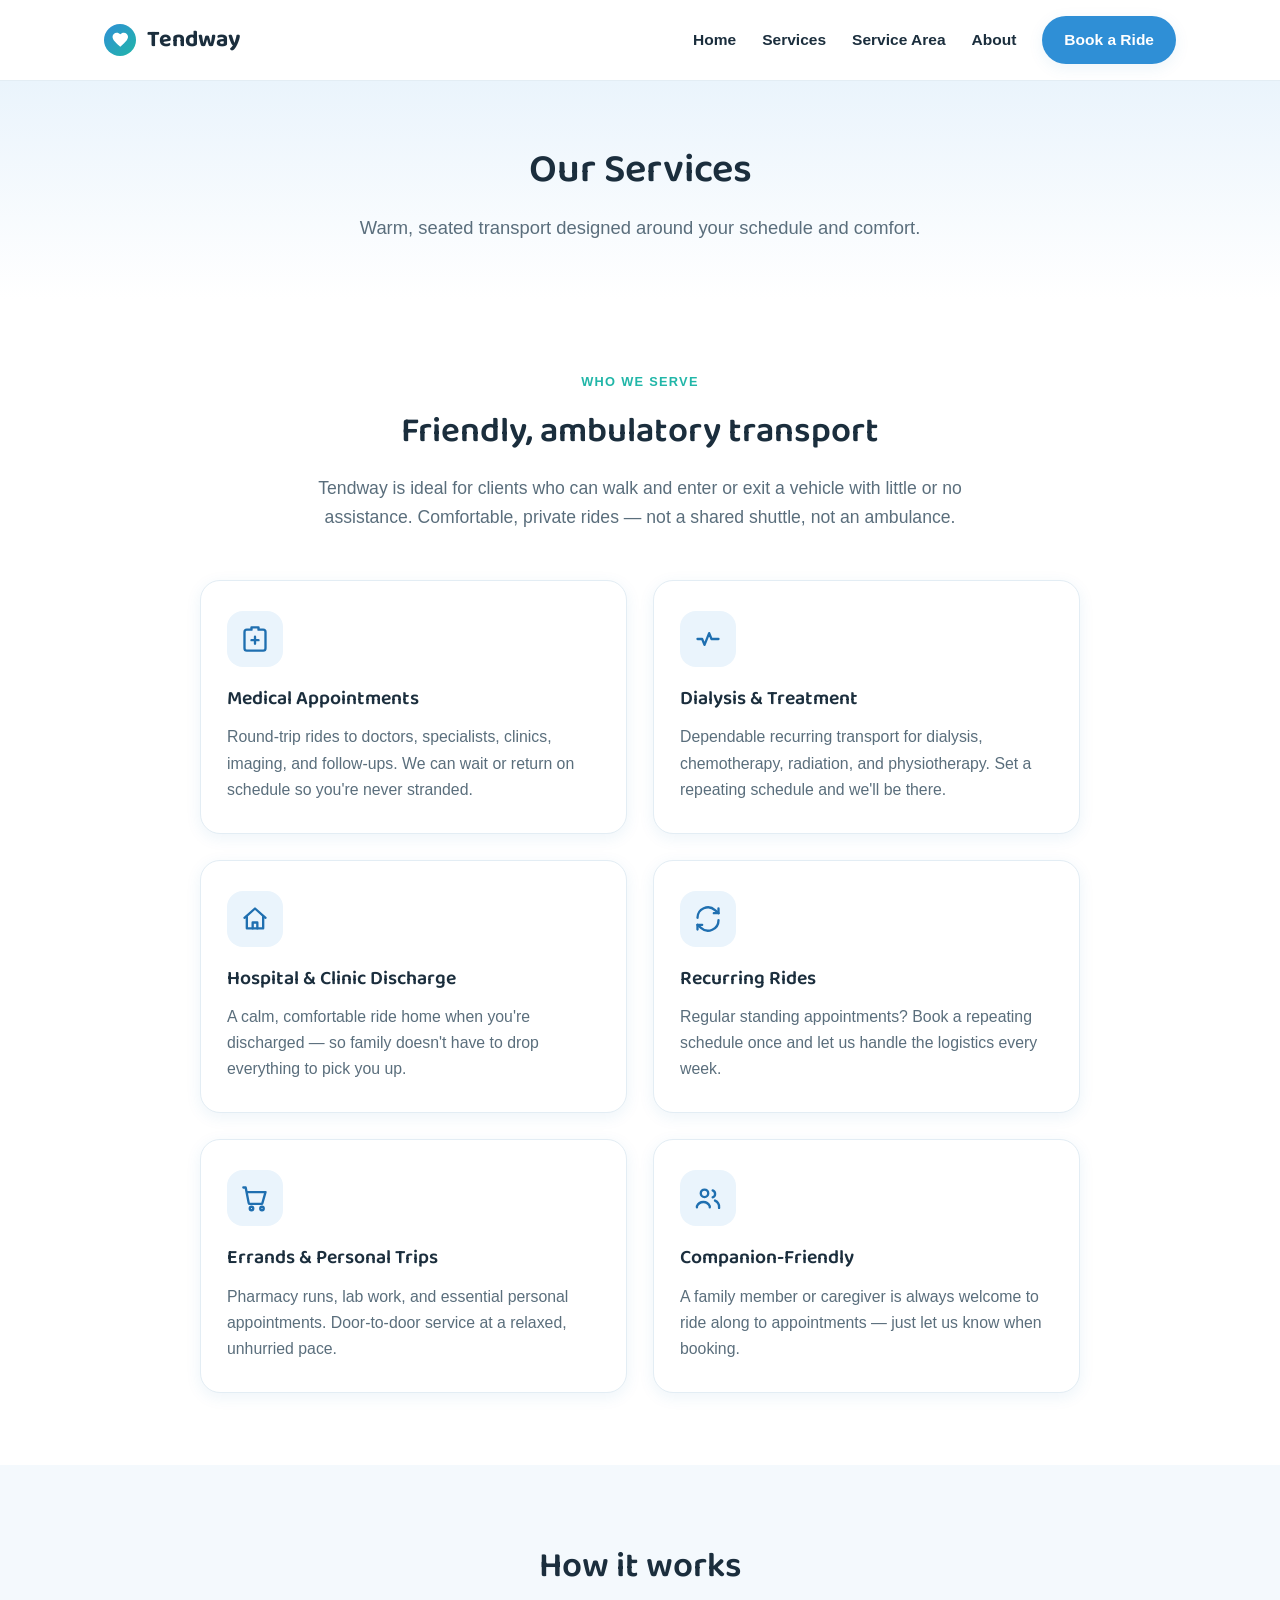
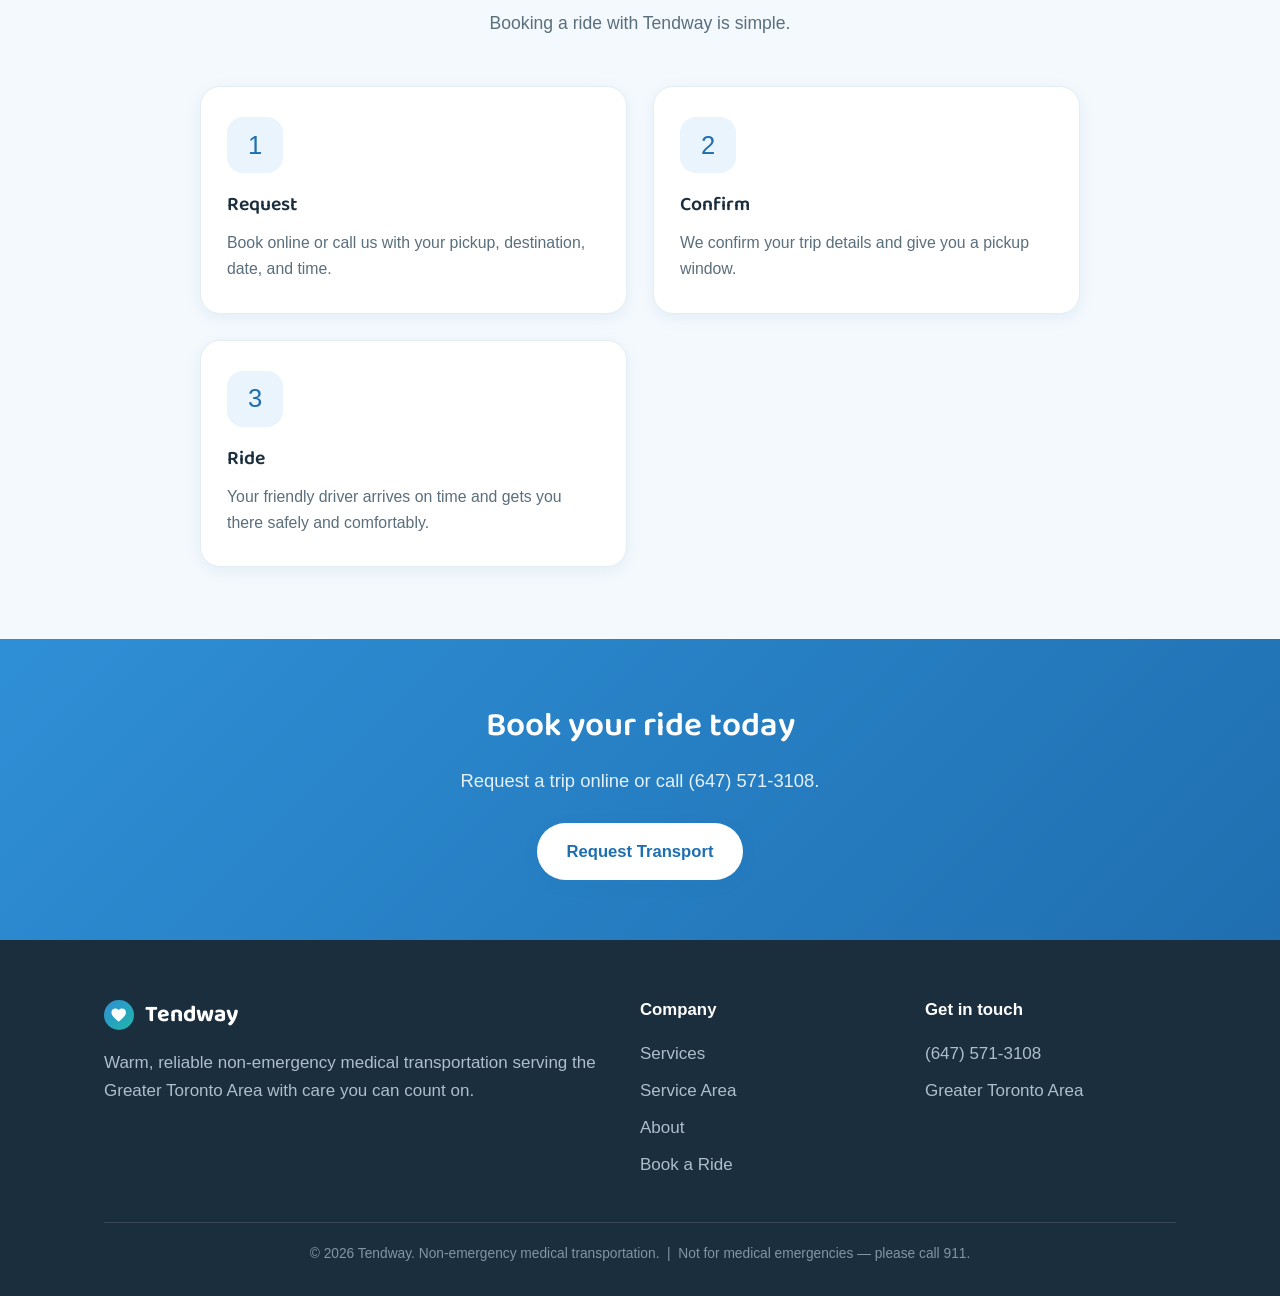
<file: services.html>
<!DOCTYPE html>
<html lang="en">
<head>
<meta charset="UTF-8">
<meta name="viewport" content="width=device-width, initial-scale=1.0">
<title>Services | Tendway Medical Transport</title>
<meta name="description" content="Tendway's friendly non-emergency medical transport services: appointments, dialysis & treatment, hospital discharge, recurring rides, and personal trips across the GTA.">
<link rel="preconnect" href="https://fonts.googleapis.com">
<link rel="preconnect" href="https://fonts.gstatic.com" crossorigin>
<link href="https://fonts.googleapis.com/css2?family=Baloo+2:wght@500;600;700;800&display=swap" rel="stylesheet">
<link rel="stylesheet" href="/styles.css">
</head>
<body>

<header class="site">
  <nav class="nav">
    <a href="/" class="brand"><span class="dot"><svg viewBox="0 -0.85 24 24" fill="currentColor" aria-hidden="true"><path d="M12 20.3l-1.45-1.32C5.4 14.24 2 11.16 2 7.4 2 4.32 4.42 2 7.5 2c1.74 0 3.41.81 4.5 2.09C13.09 2.81 14.76 2 16.5 2 19.58 2 22 4.32 22 7.4c0 3.76-3.4 6.84-8.55 11.59L12 20.3z"/></svg></span>Tendway</a>
    <button class="nav-toggle" aria-label="Menu" aria-expanded="false" onclick="this.classList.toggle('on');var n=document.getElementById('navlinks');n.classList.toggle('open');this.setAttribute('aria-expanded',n.classList.contains('open'));"><svg class="i-open" viewBox="0 0 24 24" fill="none" stroke="currentColor" stroke-width="2.2" stroke-linecap="round"><path d="M3 6h18M3 12h18M3 18h18"/></svg></button>
    <div class="navlinks" id="navlinks">
      <a href="/">Home</a>
      <a href="/services.html">Services</a>
      <a href="/service-area.html">Service Area</a>
      <a href="/about.html">About</a>
      <a href="/contact.html" class="nav-cta">Book a Ride</a>
    </div>
  </nav>
</header>

<section class="page-hero">
  <div class="container">
    <h1>Our Services</h1>
    <p>Warm, seated transport designed around your schedule and comfort.</p>
  </div>
</section>

<section class="block">
  <div class="container">
    <div class="section-head">
      <div class="eyebrow">Who we serve</div>
      <h2>Friendly, ambulatory transport</h2>
      <p>Tendway is ideal for clients who can walk and enter or exit a vehicle with little or no assistance. Comfortable, private rides — not a shared shuttle, not an ambulance.</p>
    </div>
    <div class="cards">
      <div class="card"><div class="ic-circle"><svg viewBox="0 0 24 24" fill="none" stroke="currentColor" stroke-width="2" stroke-linecap="round" stroke-linejoin="round"><path d="M19 4h-4V2H9v2H5a2 2 0 0 0-2 2v14a2 2 0 0 0 2 2h14a2 2 0 0 0 2-2V6a2 2 0 0 0-2-2z"/><path d="M12 10v6M9 13h6"/></svg></div><h3>Medical Appointments</h3><p>Round-trip rides to doctors, specialists, clinics, imaging, and follow-ups. We can wait or return on schedule so you're never stranded.</p></div>
      <div class="card"><div class="ic-circle"><svg viewBox="0 0 24 24" fill="none" stroke="currentColor" stroke-width="2" stroke-linecap="round" stroke-linejoin="round"><path d="M3 12h4l2 5 4-10 2 5h6"/></svg></div><h3>Dialysis &amp; Treatment</h3><p>Dependable recurring transport for dialysis, chemotherapy, radiation, and physiotherapy. Set a repeating schedule and we'll be there.</p></div>
      <div class="card"><div class="ic-circle"><svg viewBox="0 0 24 24" fill="none" stroke="currentColor" stroke-width="2" stroke-linecap="round" stroke-linejoin="round"><path d="M3 11 12 3l9 8"/><path d="M5 10v10h14V10"/><path d="M10 20v-5h4v5"/></svg></div><h3>Hospital &amp; Clinic Discharge</h3><p>A calm, comfortable ride home when you're discharged — so family doesn't have to drop everything to pick you up.</p></div>
      <div class="card"><div class="ic-circle"><svg viewBox="0 0 24 24" fill="none" stroke="currentColor" stroke-width="2" stroke-linecap="round" stroke-linejoin="round"><path d="M3 11a9 9 0 0 1 15-6.7L21 7"/><path d="M21 3v4h-4"/><path d="M21 13a9 9 0 0 1-15 6.7L3 17"/><path d="M3 21v-4h4"/></svg></div><h3>Recurring Rides</h3><p>Regular standing appointments? Book a repeating schedule once and let us handle the logistics every week.</p></div>
      <div class="card"><div class="ic-circle"><svg viewBox="0 0 24 24" fill="none" stroke="currentColor" stroke-width="2" stroke-linecap="round" stroke-linejoin="round"><circle cx="9" cy="21" r="1.5"/><circle cx="18" cy="21" r="1.5"/><path d="M2 3h2l2.6 13.2a1 1 0 0 0 1 .8h9.8a1 1 0 0 0 1-.8L21 7H5"/></svg></div><h3>Errands &amp; Personal Trips</h3><p>Pharmacy runs, lab work, and essential personal appointments. Door-to-door service at a relaxed, unhurried pace.</p></div>
      <div class="card"><div class="ic-circle"><svg viewBox="0 0 24 24" fill="none" stroke="currentColor" stroke-width="2" stroke-linecap="round" stroke-linejoin="round"><circle cx="9" cy="8" r="3.2"/><path d="M2.5 20v-1a6 6 0 0 1 11 0v1"/><path d="M16 5.5a3.2 3.2 0 0 1 0 6"/><path d="M18 14.2A6 6 0 0 1 21.5 20v.5"/></svg></div><h3>Companion-Friendly</h3><p>A family member or caregiver is always welcome to ride along to appointments — just let us know when booking.</p></div>
    </div>
  </div>
</section>

<section class="block tint">
  <div class="container">
    <div class="section-head"><h2>How it works</h2><p>Booking a ride with Tendway is simple.</p></div>
    <div class="cards">
      <div class="card"><div class="ic-circle">1</div><h3>Request</h3><p>Book online or call us with your pickup, destination, date, and time.</p></div>
      <div class="card"><div class="ic-circle">2</div><h3>Confirm</h3><p>We confirm your trip details and give you a pickup window.</p></div>
      <div class="card"><div class="ic-circle">3</div><h3>Ride</h3><p>Your friendly driver arrives on time and gets you there safely and comfortably.</p></div>
    </div>
  </div>
</section>

<section class="cta-strip">
  <div class="container">
    <h2>Book your ride today</h2>
    <p>Request a trip online or call (647) 571-3108.</p>
    <a href="/contact.html" class="btn btn-primary">Request Transport</a>
  </div>
</section>

<footer class="site">
  <div class="container">
    <div class="foot-grid">
      <div>
        <div class="foot-brand"><span class="dot"><svg viewBox="0 -0.85 24 24" fill="currentColor" aria-hidden="true"><path d="M12 20.3l-1.45-1.32C5.4 14.24 2 11.16 2 7.4 2 4.32 4.42 2 7.5 2c1.74 0 3.41.81 4.5 2.09C13.09 2.81 14.76 2 16.5 2 19.58 2 22 4.32 22 7.4c0 3.76-3.4 6.84-8.55 11.59L12 20.3z"/></svg></span>Tendway</div>
        <p>Warm, reliable non-emergency medical transportation serving the Greater Toronto Area with care you can count on.</p>
      </div>
      <div><h4>Company</h4><a href="/services.html">Services</a><a href="/service-area.html">Service Area</a><a href="/about.html">About</a><a href="/contact.html">Book a Ride</a></div>
      <div><h4>Get in touch</h4><a href="tel:+16475713108">(647) 571-3108</a><a href="/service-area.html">Greater Toronto Area</a></div>
    </div>
    <div class="foot-bottom">© 2026 Tendway. Non-emergency medical transportation. &nbsp;|&nbsp; Not for medical emergencies — please call 911.</div>
  </div>
</footer>

</body>
</html>
</file>
<file: styles.css>
:root {
  --sky: #2f8fd6;
  --sky-deep: #1f6fb0;
  --sky-soft: #eaf4fc;
  --sky-mist: #f4f9fd;
  --accent: #21b6a8;
  --gold: #f0a830;
  --gold-soft: #fff4e0;
  --ink: #1b2e3d;
  --text: #34485a;
  --muted: #5a6e7c;
  --line: #e3edf4;
  --white: #ffffff;
  --warm: #fff7ec;
  --shadow: 0 10px 34px rgba(31, 111, 176, 0.12);
  --shadow-sm: 0 4px 16px rgba(31, 111, 176, 0.08);
  --radius: 20px;
  --radius-sm: 14px;
}

* { box-sizing: border-box; margin: 0; padding: 0; }
/* Display font (warm/rounded) for logo + headings */
.brand, .foot-brand,
h1, h2, h3,
.hero h1, .section-head h2, .feature-text h2, .cta-strip h2,
.page-hero h1, .card h3, .tcard .who .name {
  font-family: "Baloo 2", "Segoe UI", -apple-system, BlinkMacSystemFont, sans-serif;
}
html { scroll-behavior: smooth; }
body {
  font-family: "Segoe UI", -apple-system, BlinkMacSystemFont, Roboto, Helvetica, Arial, sans-serif;
  color: var(--text);
  background: var(--white);
  font-size: 17px;
  line-height: 1.65;
  -webkit-font-smoothing: antialiased;
}
a { color: var(--sky-deep); text-decoration: none; }
a:hover { text-decoration: underline; }
.container { max-width: 1120px; margin: 0 auto; padding: 0 24px; }
img { max-width: 100%; display: block; }

/* Header / Nav */
header.site { background: var(--white); border-bottom: 1px solid var(--line); position: sticky; top: 0; z-index: 100; }
.nav { display: flex; align-items: center; justify-content: space-between; padding: 16px 24px; max-width: 1120px; margin: 0 auto; flex-wrap: wrap; gap: 10px; }
.brand { display: flex; align-items: center; gap: 11px; font-weight: 700; font-size: 1.45rem; color: var(--ink); letter-spacing: 0; }
.brand .dot { width: 32px; height: 32px; border-radius: 50%; background: linear-gradient(135deg, var(--sky), var(--accent)); display: inline-flex; align-items: center; justify-content: center; color:#fff; flex-shrink: 0; }
.dot svg { width: 58%; height: 58%; display: block; transform: translateY(-3%); }
.brand:hover { text-decoration: none; }
.navlinks { display: flex; gap: 26px; align-items: center; flex-wrap: wrap; }
.navlinks a { color: var(--ink); font-weight: 600; font-size: 0.97rem; }
.navlinks a:hover { color: var(--sky-deep); text-decoration: none; }
.nav-cta { background: var(--sky); color: #fff !important; padding: 11px 22px; border-radius: 999px; font-weight: 700; box-shadow: var(--shadow-sm); }
.nav-cta:hover { background: var(--sky-deep); text-decoration: none; }

/* Mobile menu toggle (hidden on desktop) */
.nav-toggle { display: none; background: none; border: none; padding: 8px; cursor: pointer; color: var(--ink); border-radius: 10px; }
.nav-toggle svg { width: 26px; height: 26px; display: block; }
.nav-toggle:hover { background: var(--sky-soft); }

/* Hero */
.hero { background: linear-gradient(180deg, var(--sky-soft) 0%, var(--white) 100%); padding: 60px 0 70px; }
.hero-grid { display: grid; grid-template-columns: 1.05fr 0.95fr; gap: 48px; align-items: center; }
.hero .pill { display: inline-flex; align-items: center; gap: 8px; background: var(--white); color: var(--sky-deep); font-weight: 700; font-size: 0.85rem; padding: 7px 16px; border-radius: 999px; box-shadow: var(--shadow-sm); margin-bottom: 20px; }
.hero h1 { font-size: 3rem; line-height: 1.12; margin-bottom: 18px; font-weight: 600; color: var(--ink); letter-spacing: 0; }
.hero h1 .hl { color: var(--sky-deep); }
.hero p.lead { font-size: 1.18rem; color: var(--muted); max-width: 540px; margin-bottom: 30px; }
.hero .actions { display: flex; gap: 16px; flex-wrap: wrap; align-items: center; }
.hero-img-wrap { position: relative; }
.hero-img { border-radius: 28px; box-shadow: var(--shadow); width: 100%; height: 460px; object-fit: cover; }
.hero-badge { position: absolute; bottom: -18px; left: -18px; background: #fff; border-radius: 18px; box-shadow: var(--shadow); padding: 16px 20px; display: flex; align-items: center; gap: 12px; }
.hero-badge .big { font-size: 1.5rem; font-weight: 800; color: var(--sky-deep); line-height: 1; }
.hero-badge .big .stars { color: var(--gold); font-size: 1.1rem; }
.hero-badge .small { font-size: 0.82rem; color: var(--muted); font-weight: 600; }

.btn { display: inline-flex; align-items:center; gap:8px; padding: 15px 30px; border-radius: 999px; font-weight: 700; font-size: 1.04rem; cursor: pointer; border: none; transition: transform .08s ease, background .15s ease; }
.btn:active { transform: translateY(1px); }
.btn-primary { background: var(--sky); color: #fff; box-shadow: var(--shadow-sm); }
.btn-primary:hover { background: var(--sky-deep); text-decoration: none; }
.btn-ghost { background: #fff; color: var(--sky-deep); border: 1.5px solid var(--line); }
.btn-ghost:hover { background: var(--sky-mist); text-decoration: none; }
.phone-inline { font-size: 1.1rem; font-weight: 800; color: var(--ink); }
.phone-inline:hover { text-decoration: none; color: var(--sky-deep); }

.trustbar { display: flex; gap: 24px; flex-wrap: wrap; margin-top: 32px; }
.trustbar .item { display: flex; align-items: center; gap: 8px; color: var(--text); font-size: 0.94rem; font-weight: 600; }
.trustbar .item span.ic { color: var(--accent); font-size: 1.15rem; display: inline-flex; }
.trustbar .item svg { width: 18px; height: 18px; color: var(--accent); flex-shrink: 0; }

/* Trust band */
.trustband { background: var(--white); border-bottom: 1px solid var(--line); }
.trustband-inner { display: grid; grid-template-columns: repeat(5, 1fr); gap: 22px; padding: 26px 0; }
.trustband .tb { display: flex; align-items: center; gap: 13px; justify-content: flex-start; }
.trustband .tb-ic { width: 44px; height: 44px; border-radius: 12px; background: var(--sky-soft); color: var(--sky-deep); display: flex; align-items: center; justify-content: center; flex-shrink: 0; }
.trustband .tb-ic svg { width: 22px; height: 22px; }
.trustband .tb-t { font-weight: 800; color: var(--ink); font-size: 0.98rem; line-height: 1.25; }
.trustband .tb-s { font-size: 0.84rem; color: var(--muted); }
@media (max-width: 1000px) { .trustband-inner { grid-template-columns: repeat(3, 1fr); } }
@media (max-width: 860px) { .trustband-inner { grid-template-columns: repeat(2, 1fr); } }
@media (max-width: 480px) { .trustband-inner { grid-template-columns: 1fr; } }

/* Sections */
section.block { padding: 72px 0; }
section.block.tint { background: var(--sky-mist); }
.section-head { text-align: center; max-width: 680px; margin: 0 auto 48px; }
.section-head h2 { font-size: 2.2rem; color: var(--ink); margin-bottom: 14px; letter-spacing: 0; font-weight: 600; }
.section-head p { color: var(--muted); font-size: 1.1rem; }
.eyebrow { color: var(--accent); font-weight: 800; letter-spacing: 0.1em; text-transform: uppercase; font-size: 0.8rem; margin-bottom: 10px; }

/* Cards */
.cards { display: grid; grid-template-columns: repeat(2, 1fr); gap: 26px; max-width: 880px; margin: 0 auto; }
@media (max-width: 640px) { .cards { grid-template-columns: 1fr; } }
.card { background: var(--white); border: 1px solid var(--line); border-radius: var(--radius); padding: 30px 26px; box-shadow: var(--shadow-sm); transition: transform .15s ease, box-shadow .15s ease; }
.card:hover { transform: translateY(-4px); box-shadow: var(--shadow); }
.card .ic-circle { width: 56px; height: 56px; border-radius: 16px; background: var(--sky-soft); color: var(--sky-deep); display: flex; align-items: center; justify-content: center; font-size: 1.6rem; margin-bottom: 16px; }
.card .ic-circle svg { width: 28px; height: 28px; }
.card h3 { color: var(--ink); font-size: 1.22rem; margin-bottom: 9px; font-weight: 600; }
.card p { color: var(--muted); font-size: 0.99rem; }

/* Photo feature row */
.feature { display: grid; grid-template-columns: 1fr 1fr; gap: 50px; align-items: center; }
.feature.rev .feature-text { order: 2; }
.feature-img { border-radius: var(--radius); box-shadow: var(--shadow); width: 100%; height: 380px; object-fit: cover; }
.feature-text h2 { font-size: 2rem; color: var(--ink); margin-bottom: 16px; letter-spacing: 0; font-weight: 600; }
.feature-text p { color: var(--muted); font-size: 1.06rem; margin-bottom: 14px; }
.checklist { list-style: none; margin-top: 8px; }
.checklist li { display: flex; align-items: flex-start; gap: 10px; margin-bottom: 12px; color: var(--text); font-weight: 600; }
.checklist li span.ic { color: var(--accent); font-size: 1.2rem; flex-shrink: 0; display: inline-flex; }
.checklist li span.ic svg { width: 20px; height: 20px; }

/* Testimonials */
.tgrid { display: grid; grid-template-columns: repeat(auto-fit, minmax(290px, 1fr)); gap: 26px; }
.tcard { background: var(--white); border: 1px solid var(--line); border-radius: var(--radius); padding: 30px 28px; box-shadow: var(--shadow-sm); }
.tcard .stars { color: #f5a623; font-size: 1.05rem; margin-bottom: 12px; }
.tcard p.quote { color: var(--text); font-size: 1.04rem; font-style: italic; margin-bottom: 20px; }
.tcard .who { display: flex; align-items: center; gap: 13px; }
.tcard .who img { width: 50px; height: 50px; border-radius: 50%; object-fit: cover; }
.tcard .who .name { font-weight: 800; color: var(--ink); font-size: 0.98rem; }
.tcard .who .role { font-size: 0.85rem; color: var(--muted); }

/* CTA strip */
.cta-strip { background: linear-gradient(135deg, var(--sky) 0%, var(--sky-deep) 100%); color: #fff; padding: 60px 0; text-align: center; }
.cta-strip h2 { font-size: 2.1rem; margin-bottom: 12px; letter-spacing: 0; font-weight: 600; }
.cta-strip p { font-size: 1.15rem; margin-bottom: 26px; color: #e3f1fb; }
.cta-strip .btn-primary { background: #fff; color: var(--sky-deep); }
.cta-strip .btn-primary:hover { background: var(--warm); }
.cta-strip .phone-inline { color:#fff; }

/* Form */
.form-wrap { max-width: 700px; margin: 0 auto; background: var(--white); border: 1px solid var(--line); border-radius: var(--radius); padding: 38px; box-shadow: var(--shadow); }
.form-row { display: grid; grid-template-columns: 1fr 1fr; gap: 18px; }
.field { margin-bottom: 18px; }
.field label { display: block; font-weight: 700; color: var(--ink); margin-bottom: 7px; font-size: 0.92rem; }
.field input, .field select, .field textarea { width: 100%; padding: 13px 15px; border: 1.5px solid var(--line); border-radius: 12px; font-size: 1rem; font-family: inherit; color: var(--text); background: var(--sky-mist); }
.field input:focus, .field select:focus, .field textarea:focus { outline: none; border-color: var(--sky); background: #fff; }
.field textarea { resize: vertical; min-height: 100px; }
.form-note { font-size: 0.86rem; color: var(--muted); margin-top: 4px; }
.form-msg { padding: 15px 17px; border-radius: 12px; margin-bottom: 20px; font-weight: 600; display: none; }
.form-msg.ok { background: #e6f7f4; color: #178f89; display: block; }
.form-msg.err { background: #fdecec; color: #c0392b; display: block; }

/* Footer */
footer.site { background: var(--ink); color: #aebecb; padding: 56px 0 30px; }
.foot-grid { display: grid; grid-template-columns: 2fr 1fr 1fr; gap: 34px; margin-bottom: 34px; }
footer.site h4 { color: #fff; margin-bottom: 16px; font-size: 1.05rem; }
footer.site a { color: #aebecb; display: block; margin-bottom: 9px; }
footer.site a:hover { color: #fff; }
.foot-brand { display: flex; align-items: center; gap: 11px; font-weight: 700; font-size: 1.45rem; color: #fff; margin-bottom: 14px; }
.foot-brand .dot { width: 30px; height: 30px; border-radius: 50%; background: linear-gradient(135deg, var(--sky), var(--accent)); display: inline-flex; align-items: center; justify-content: center; color: #fff; flex-shrink: 0; }
.foot-bottom { border-top: 1px solid rgba(255,255,255,0.12); padding-top: 20px; font-size: 0.86rem; color: #8295a3; text-align: center; }

/* Page hero (subpages) */
.page-hero { background: linear-gradient(180deg, var(--sky-soft) 0%, var(--white) 100%); padding: 56px 0; text-align: center; }
.page-hero h1 { font-size: 2.5rem; margin-bottom: 10px; color: var(--ink); letter-spacing: 0; font-weight: 600; }
.page-hero p { color: var(--muted); font-size: 1.15rem; max-width: 600px; margin: 0 auto; }

/* Area list */
.area-grid { display: grid; grid-template-columns: repeat(auto-fit, minmax(160px, 1fr)); gap: 12px; max-width: 800px; margin: 0 auto; }
.area-grid div { background: var(--white); border: 1px solid var(--line); border-radius: 12px; padding: 14px 18px; font-weight: 700; color: var(--ink); text-align: center; box-shadow: var(--shadow-sm); }
.area-grid div::before { content: ""; display: inline-block; width: 9px; height: 9px; border-radius: 50%; background: var(--accent); margin-right: 9px; vertical-align: middle; }

@media (max-width: 860px) {
  .hero-grid, .feature { grid-template-columns: 1fr; }
  .hero h1 { font-size: 2.3rem; }
  .feature.rev .feature-text { order: 0; }
  .hero-img, .feature-img { height: 320px; }

  /* Collapse nav into a dropdown */
  .nav { flex-wrap: nowrap; justify-content: space-between; align-items: center; gap: 0; }
  .nav-toggle { display: inline-flex; flex: 0 0 auto; align-items: center; justify-content: center; }
  .brand { flex: 0 1 auto; }
  .navlinks {
    position: absolute; top: 100%; left: 0; right: 0;
    flex-direction: column; align-items: stretch; gap: 0;
    background: var(--white); border-bottom: 1px solid var(--line);
    box-shadow: var(--shadow); padding: 8px 0;
    max-height: 0; overflow: hidden; opacity: 0; visibility: hidden;
    transition: max-height .25s ease, opacity .2s ease;
  }
  header.site { position: sticky; }
  .nav { position: relative; }
  .navlinks.open { max-height: 420px; opacity: 1; visibility: visible; }
  .navlinks a { padding: 14px 24px; font-size: 1.05rem; border-bottom: 1px solid var(--sky-mist); }
  .navlinks a:last-child { border-bottom: none; }
  .nav-cta {
    margin: 10px 24px 6px; text-align: center;
    border-bottom: none !important; box-shadow: var(--shadow-sm);
  }
}
@media (max-width: 640px) {
  .form-row { grid-template-columns: 1fr; }
  .foot-grid { grid-template-columns: 1fr; }
  .hero h1 { font-size: 2rem; }
}
</file>
